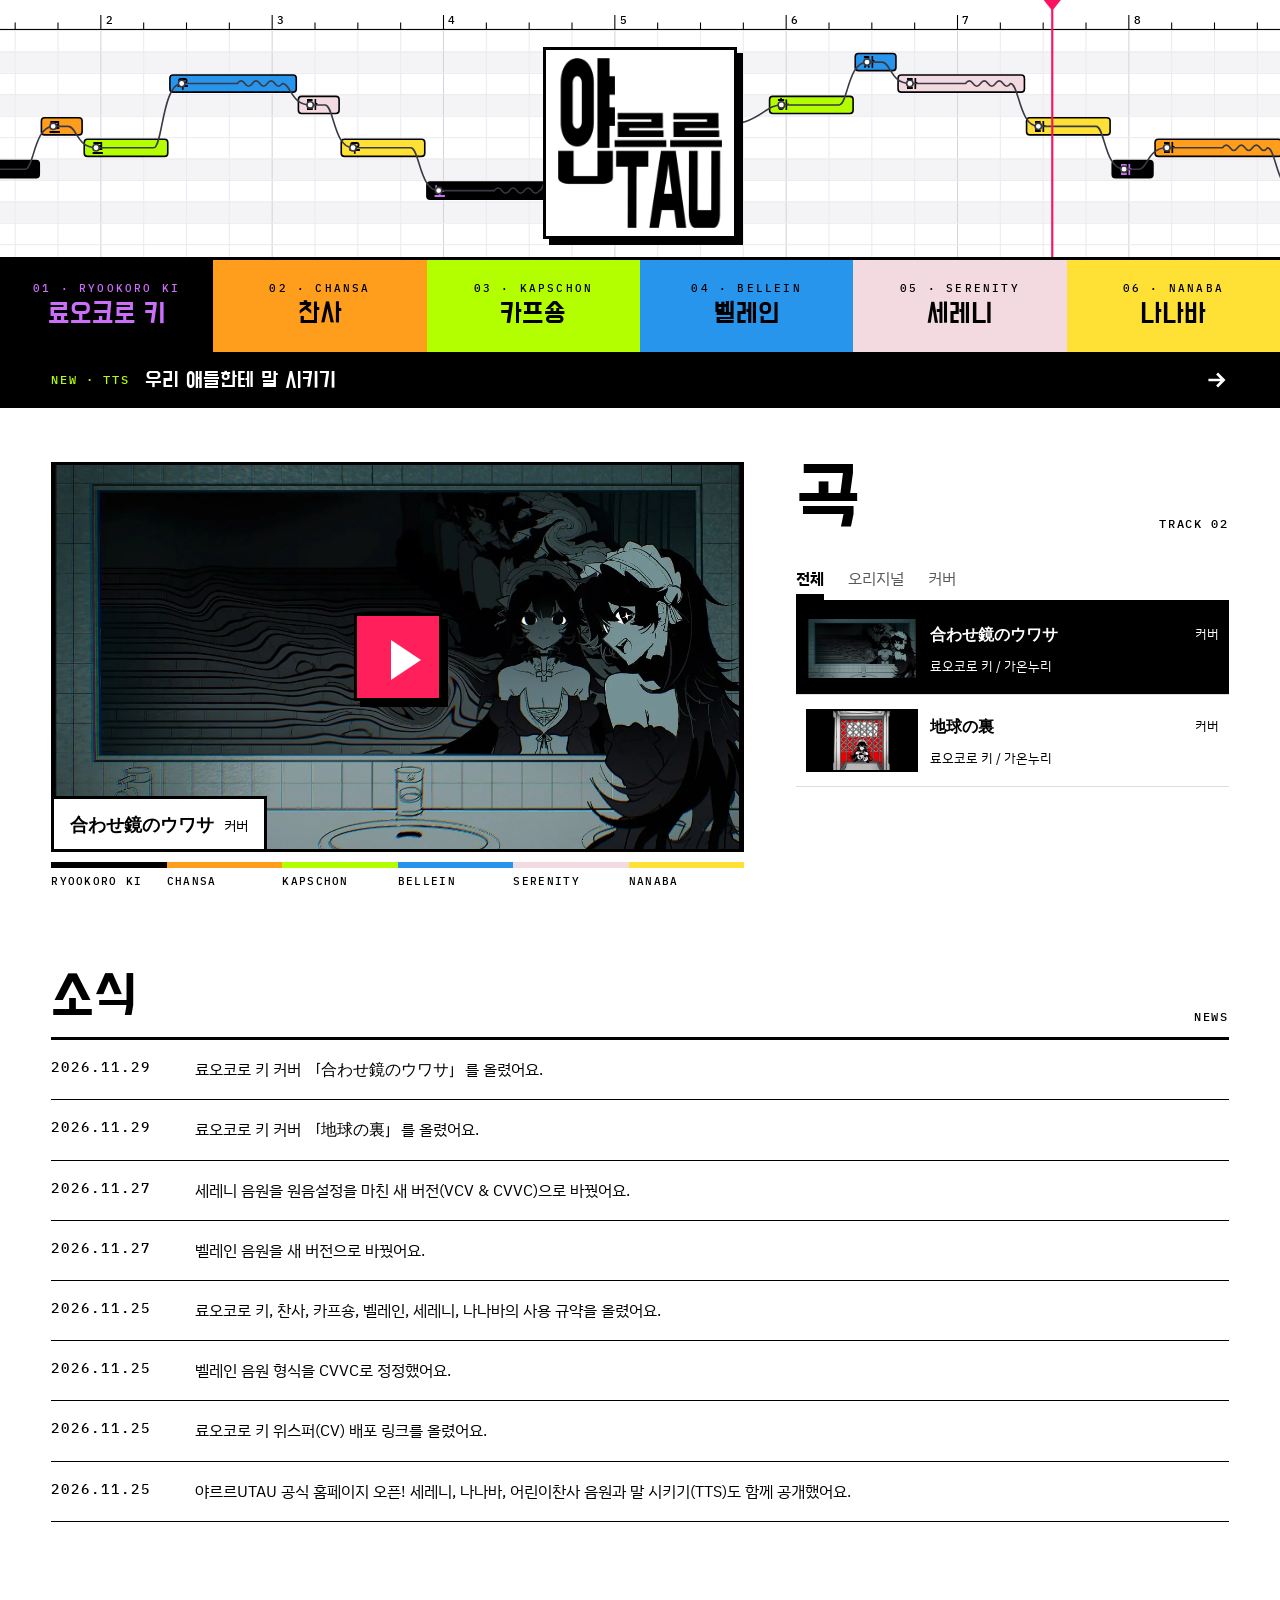
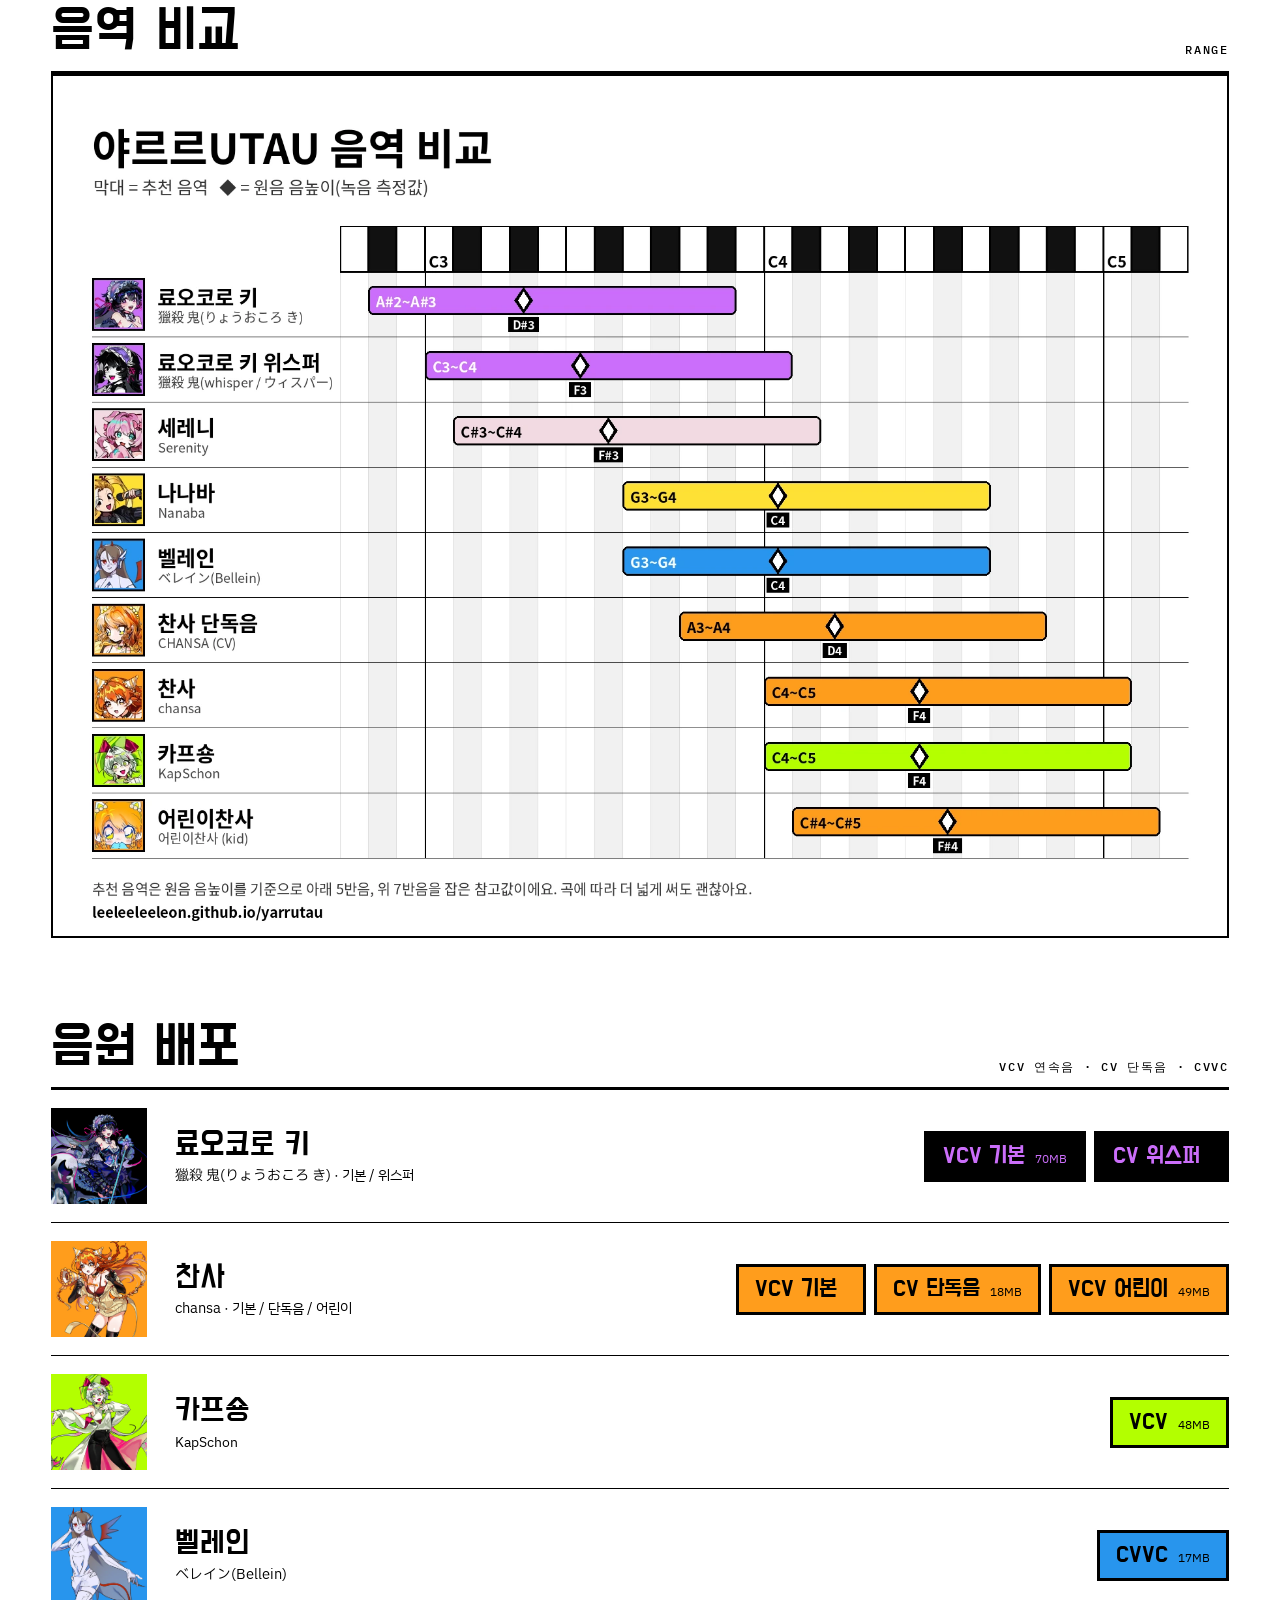
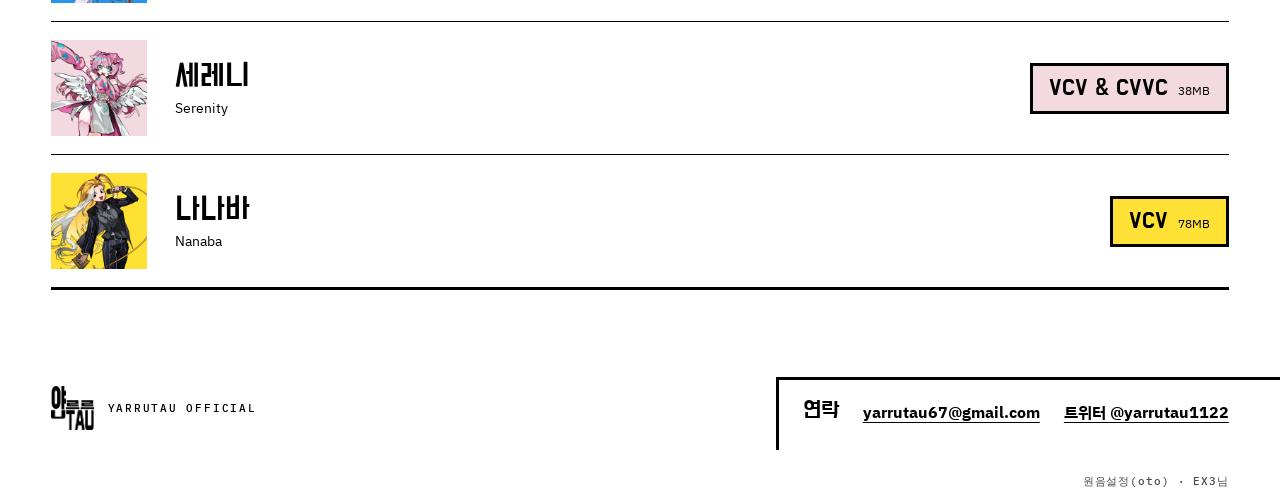
<file: index.html>
<!doctype html><html><head><meta charset=utf8><meta name=viewport content="width=device-width,initial-scale=1"><style>:root{color-scheme:light}body{margin:0;padding:0;font:14px -apple-system,BlinkMacSystemFont,sans-serif;background:#fff;color:#000}img{max-width:100%}[hidden]:not([hidden=until-found i]){display:none!important}</style></head><body>
<!doctype html>
<html lang="ko">
<head>
  <meta charset="utf-8">
  <meta name="viewport" content="width=device-width, initial-scale=1">
  <title>야르르UTAU 공식 홈페이지</title>
  <meta name="description" content="료오코로 키, 찬사, 카프숑, 벨레인, 세레니, 나나바. 야르르UTAU 음원 배포 공식 홈페이지">
  <meta property="og:type" content="website">
  <meta property="og:site_name" content="야르르UTAU">
  <meta property="og:title" content="야르르UTAU 공식 홈페이지">
  <meta property="og:description" content="료오코로 키, 찬사, 카프숑, 벨레인, 세레니, 나나바. 야르르UTAU 음원 배포 공식 홈페이지">
  <meta property="og:url" content="https://leeleeleeleon.github.io/yarrutau/">
  <meta property="og:image" content="https://leeleeleeleon.github.io/yarrutau/assets/img/og.jpg">
  <meta property="og:image:width" content="1200">
  <meta property="og:image:height" content="630">
  <meta name="twitter:card" content="summary_large_image">
  <meta name="twitter:site" content="@yarrutau1122">
  <link rel="icon" href="assets/img/favicon.png">
  <link rel="preconnect" href="https://fonts.googleapis.com">
  <link rel="preconnect" href="https://fonts.gstatic.com" crossorigin>
  <link rel="stylesheet" href="https://fonts.googleapis.com/css2?family=Do+Hyeon&family=IBM+Plex+Sans+JP&family=IBM+Plex+Sans+KR:wght@400;700&display=swap">
  <link rel="stylesheet" href="assets/css/style.css?v=202611290052">
</head>
<body data-page="home">
  <div id="app"><noscript>이 사이트를 보려면 자바스크립트를 켜 주세요.</noscript></div>
  <script src="assets/js/data.js?v=202611290052"></script>
  <script src="assets/js/app.js?v=202611290052"></script>
</body>
</html>

</body></html>
</file>
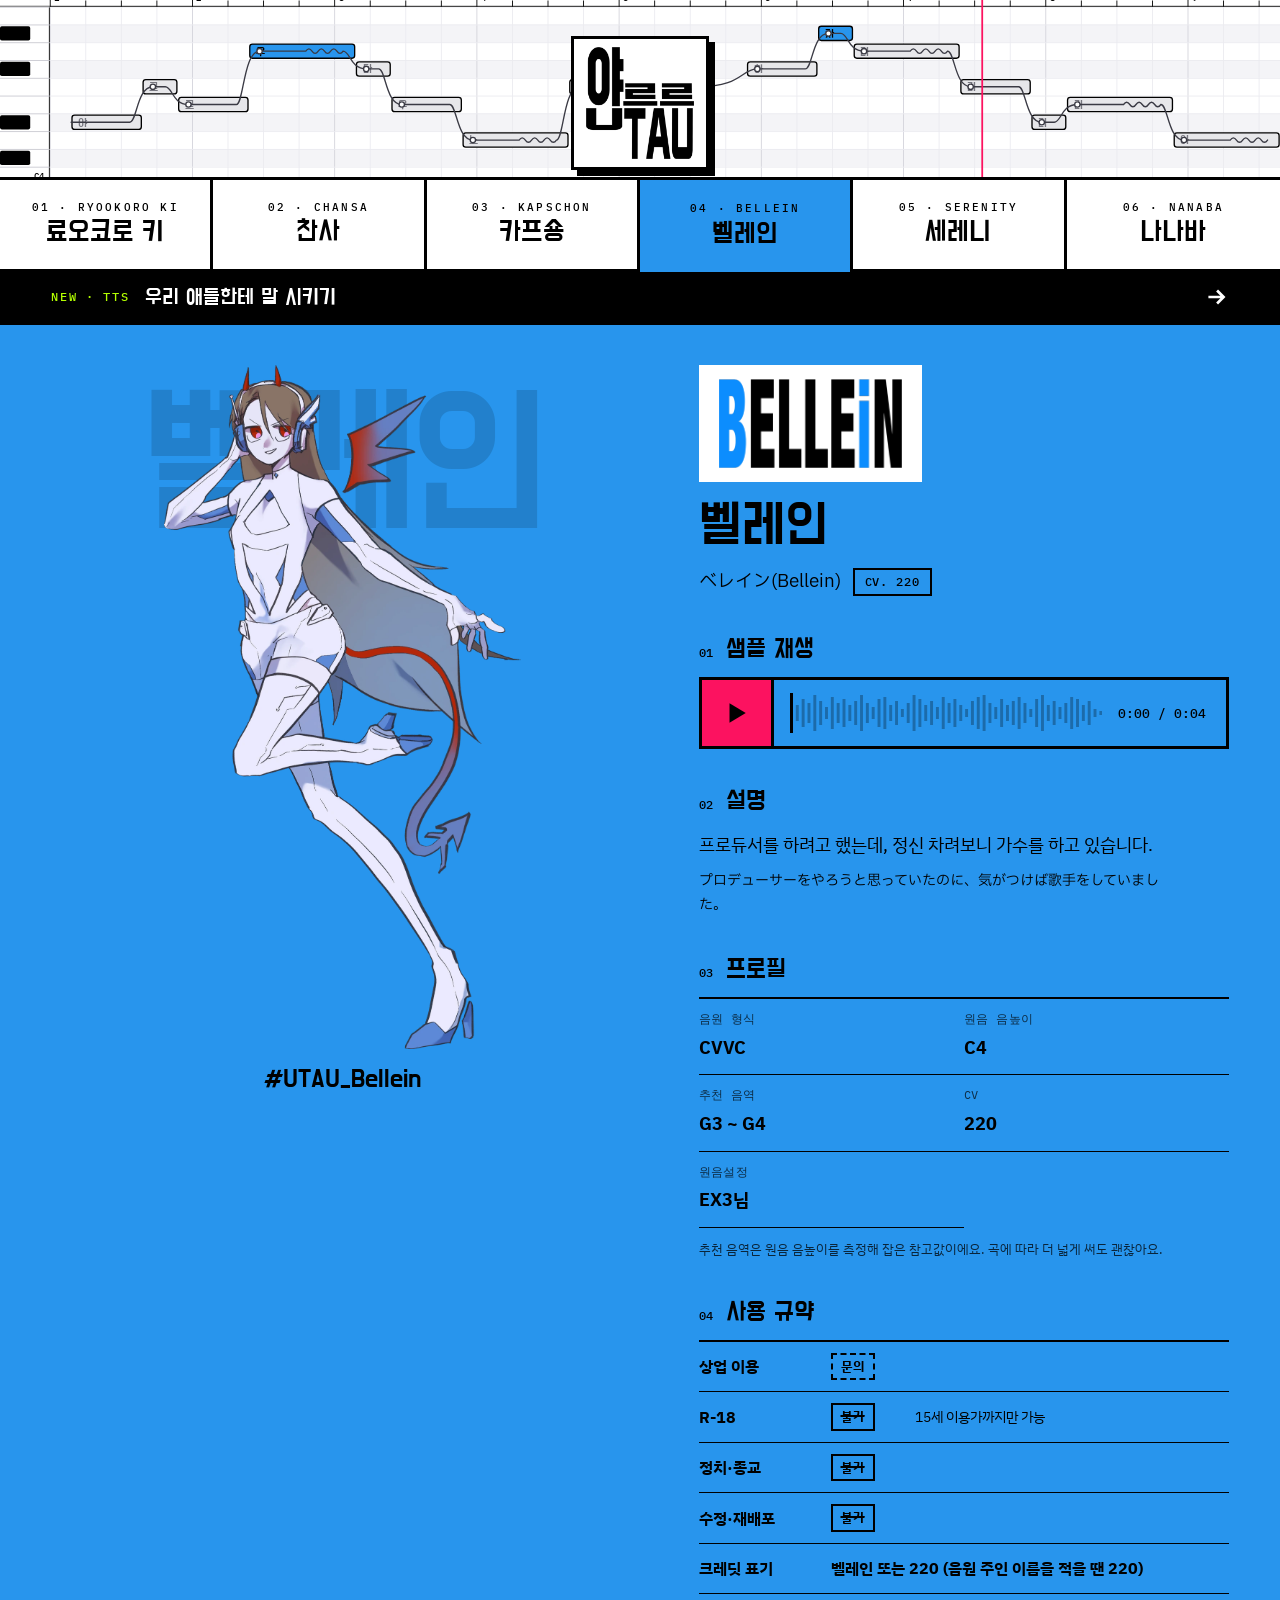
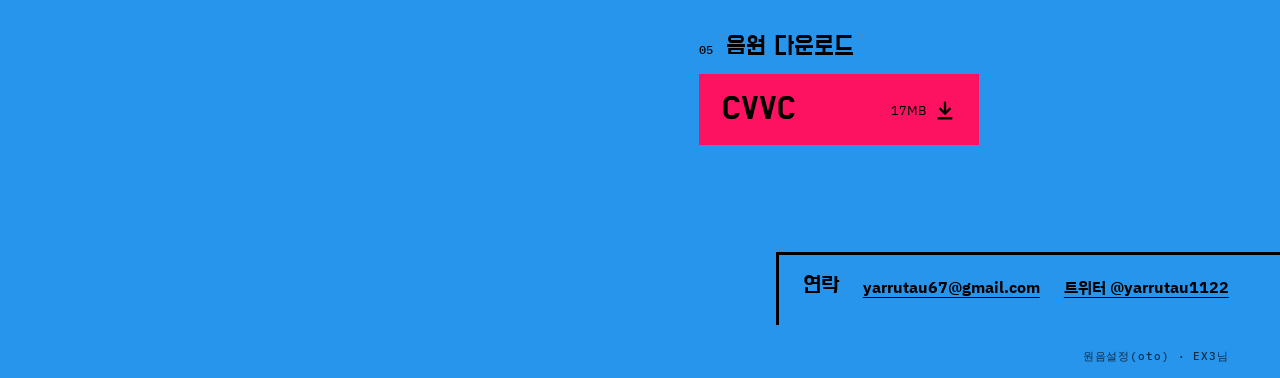
<file: bellein.html>
<!doctype html>
<html lang="ko">
<head>
  <meta charset="utf-8">
  <meta name="viewport" content="width=device-width, initial-scale=1">
  <title>벨레인 | 야르르UTAU</title>
  <meta name="description" content="UTAU 음원 벨레인 소개와 다운로드">
  <meta property="og:type" content="website">
  <meta property="og:site_name" content="야르르UTAU">
  <meta property="og:title" content="벨레인 | 야르르UTAU">
  <meta property="og:description" content="UTAU 음원 벨레인 소개와 다운로드">
  <meta property="og:url" content="https://leeleeleeleon.github.io/yarrutau/bellein.html">
  <meta property="og:image" content="https://leeleeleeleon.github.io/yarrutau/assets/img/og.jpg">
  <meta property="og:image:width" content="1200">
  <meta property="og:image:height" content="630">
  <meta name="twitter:card" content="summary_large_image">
  <meta name="twitter:site" content="@yarrutau1122">
  <link rel="icon" href="assets/img/favicon.png">
  <link rel="preconnect" href="https://fonts.googleapis.com">
  <link rel="preconnect" href="https://fonts.gstatic.com" crossorigin>
  <link rel="stylesheet" href="https://fonts.googleapis.com/css2?family=Do+Hyeon&family=IBM+Plex+Sans+JP&family=IBM+Plex+Sans+KR:wght@400;700&display=swap">
  <link rel="stylesheet" href="assets/css/style.css?v=202611290052">
</head>
<body data-page="bellein">
  <div id="app"><noscript>이 사이트를 보려면 자바스크립트를 켜 주세요.</noscript></div>
  <script src="assets/js/data.js?v=202611290052"></script>
  <script src="assets/js/app.js?v=202611290052"></script>
</body>
</html>
</file>
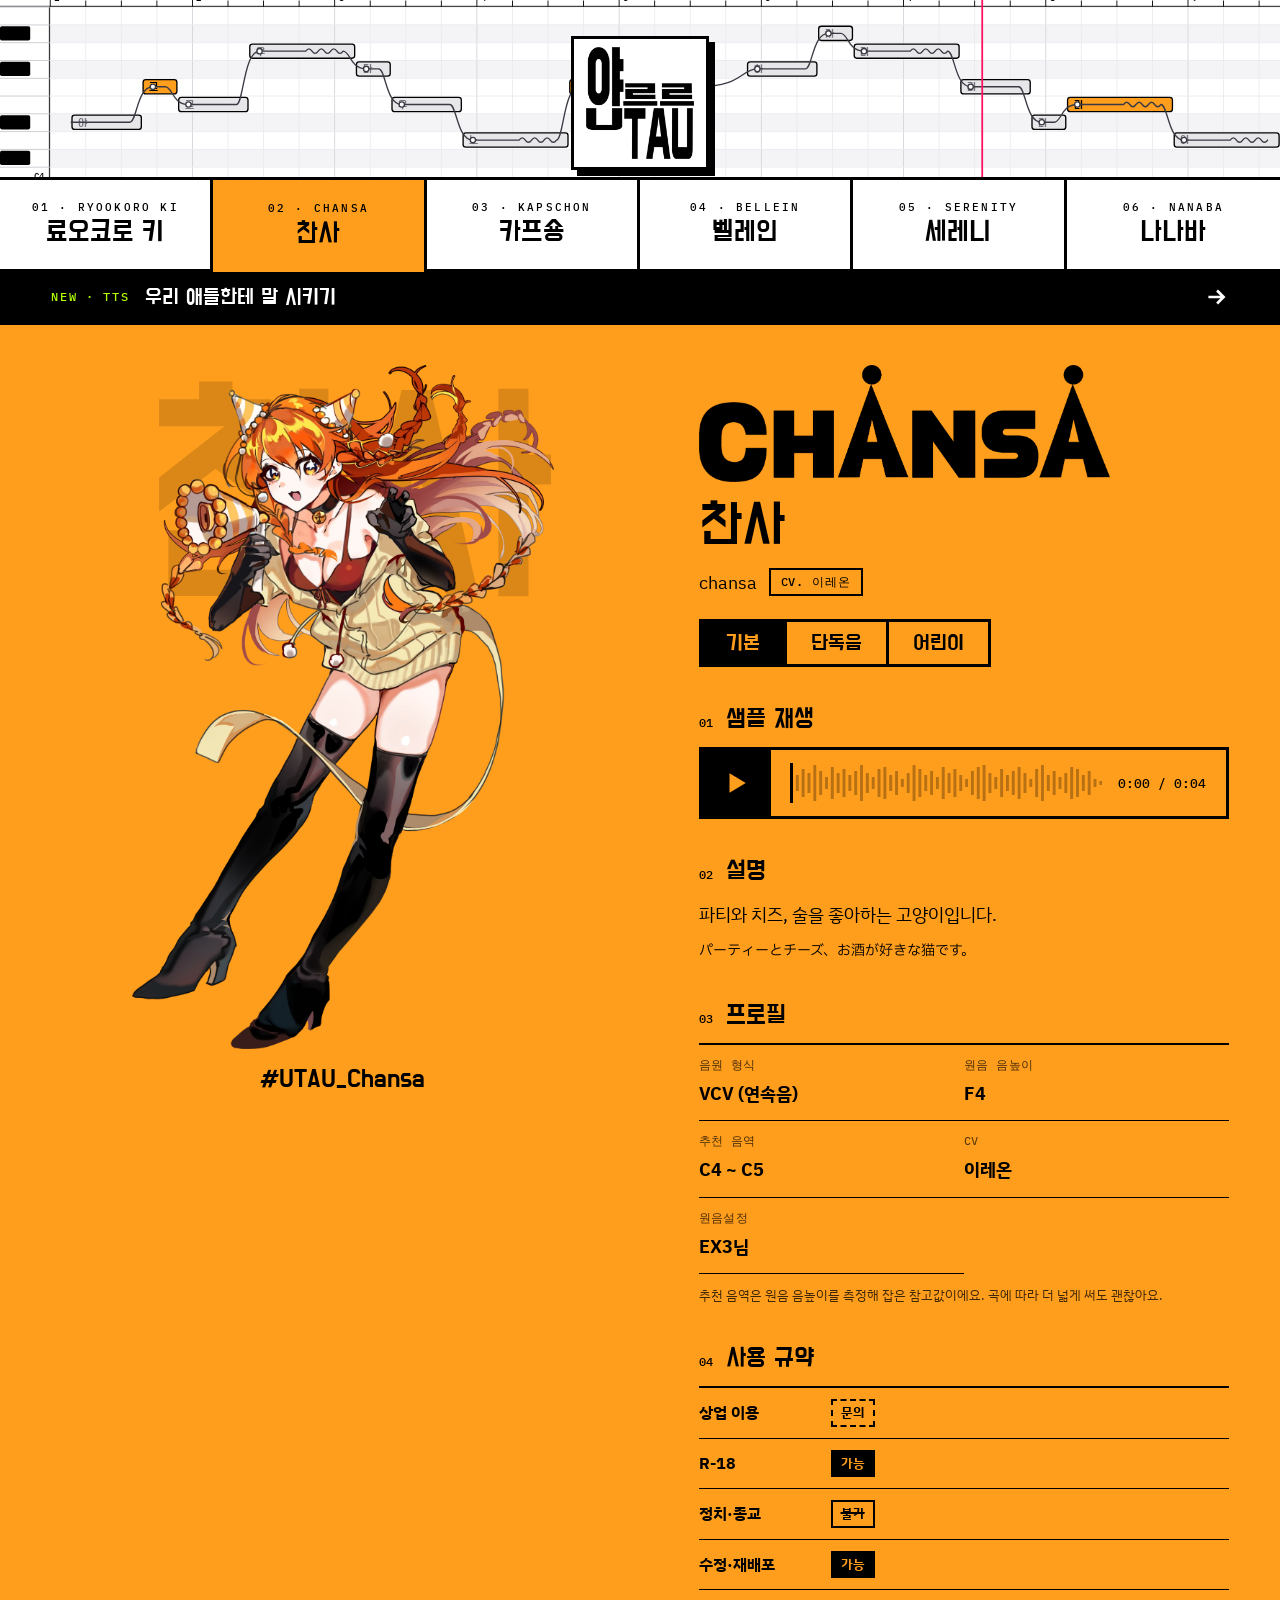
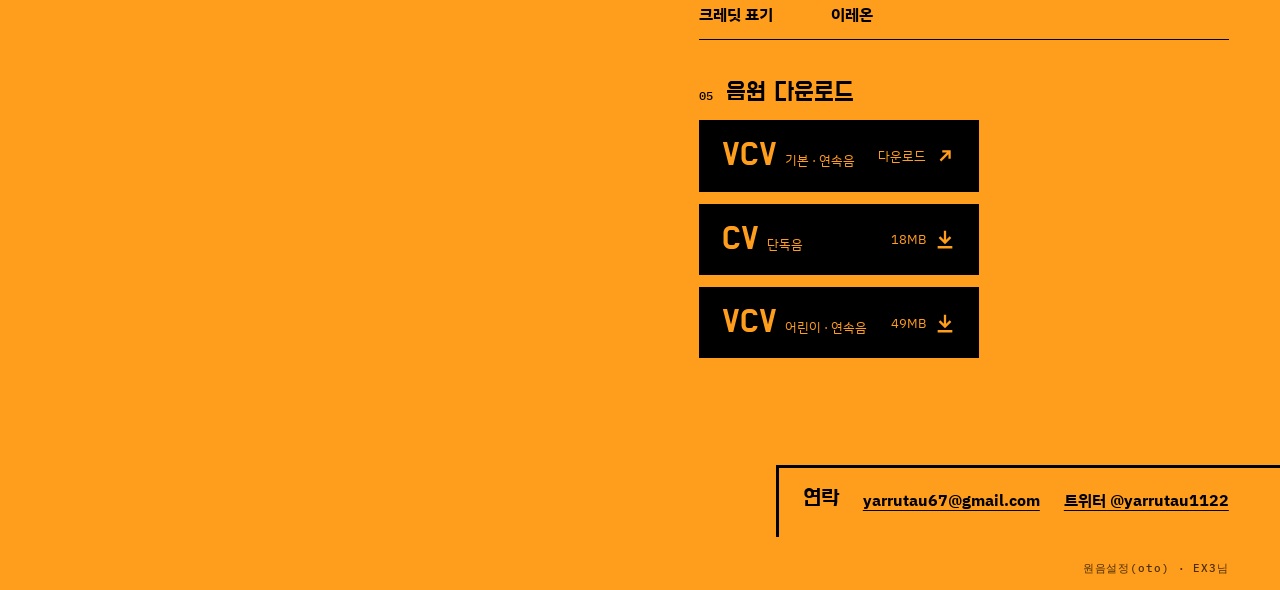
<file: chansa.html>
<!doctype html>
<html lang="ko">
<head>
  <meta charset="utf-8">
  <meta name="viewport" content="width=device-width, initial-scale=1">
  <title>찬사 | 야르르UTAU</title>
  <meta name="description" content="UTAU 음원 찬사 소개와 다운로드">
  <meta property="og:type" content="website">
  <meta property="og:site_name" content="야르르UTAU">
  <meta property="og:title" content="찬사 | 야르르UTAU">
  <meta property="og:description" content="UTAU 음원 찬사 소개와 다운로드">
  <meta property="og:url" content="https://leeleeleeleon.github.io/yarrutau/chansa.html">
  <meta property="og:image" content="https://leeleeleeleon.github.io/yarrutau/assets/img/og.jpg">
  <meta property="og:image:width" content="1200">
  <meta property="og:image:height" content="630">
  <meta name="twitter:card" content="summary_large_image">
  <meta name="twitter:site" content="@yarrutau1122">
  <link rel="icon" href="assets/img/favicon.png">
  <link rel="preconnect" href="https://fonts.googleapis.com">
  <link rel="preconnect" href="https://fonts.gstatic.com" crossorigin>
  <link rel="stylesheet" href="https://fonts.googleapis.com/css2?family=Do+Hyeon&family=IBM+Plex+Sans+JP&family=IBM+Plex+Sans+KR:wght@400;700&display=swap">
  <link rel="stylesheet" href="assets/css/style.css?v=202611290052">
</head>
<body data-page="chansa">
  <div id="app"><noscript>이 사이트를 보려면 자바스크립트를 켜 주세요.</noscript></div>
  <script src="assets/js/data.js?v=202611290052"></script>
  <script src="assets/js/app.js?v=202611290052"></script>
</body>
</html>
</file>
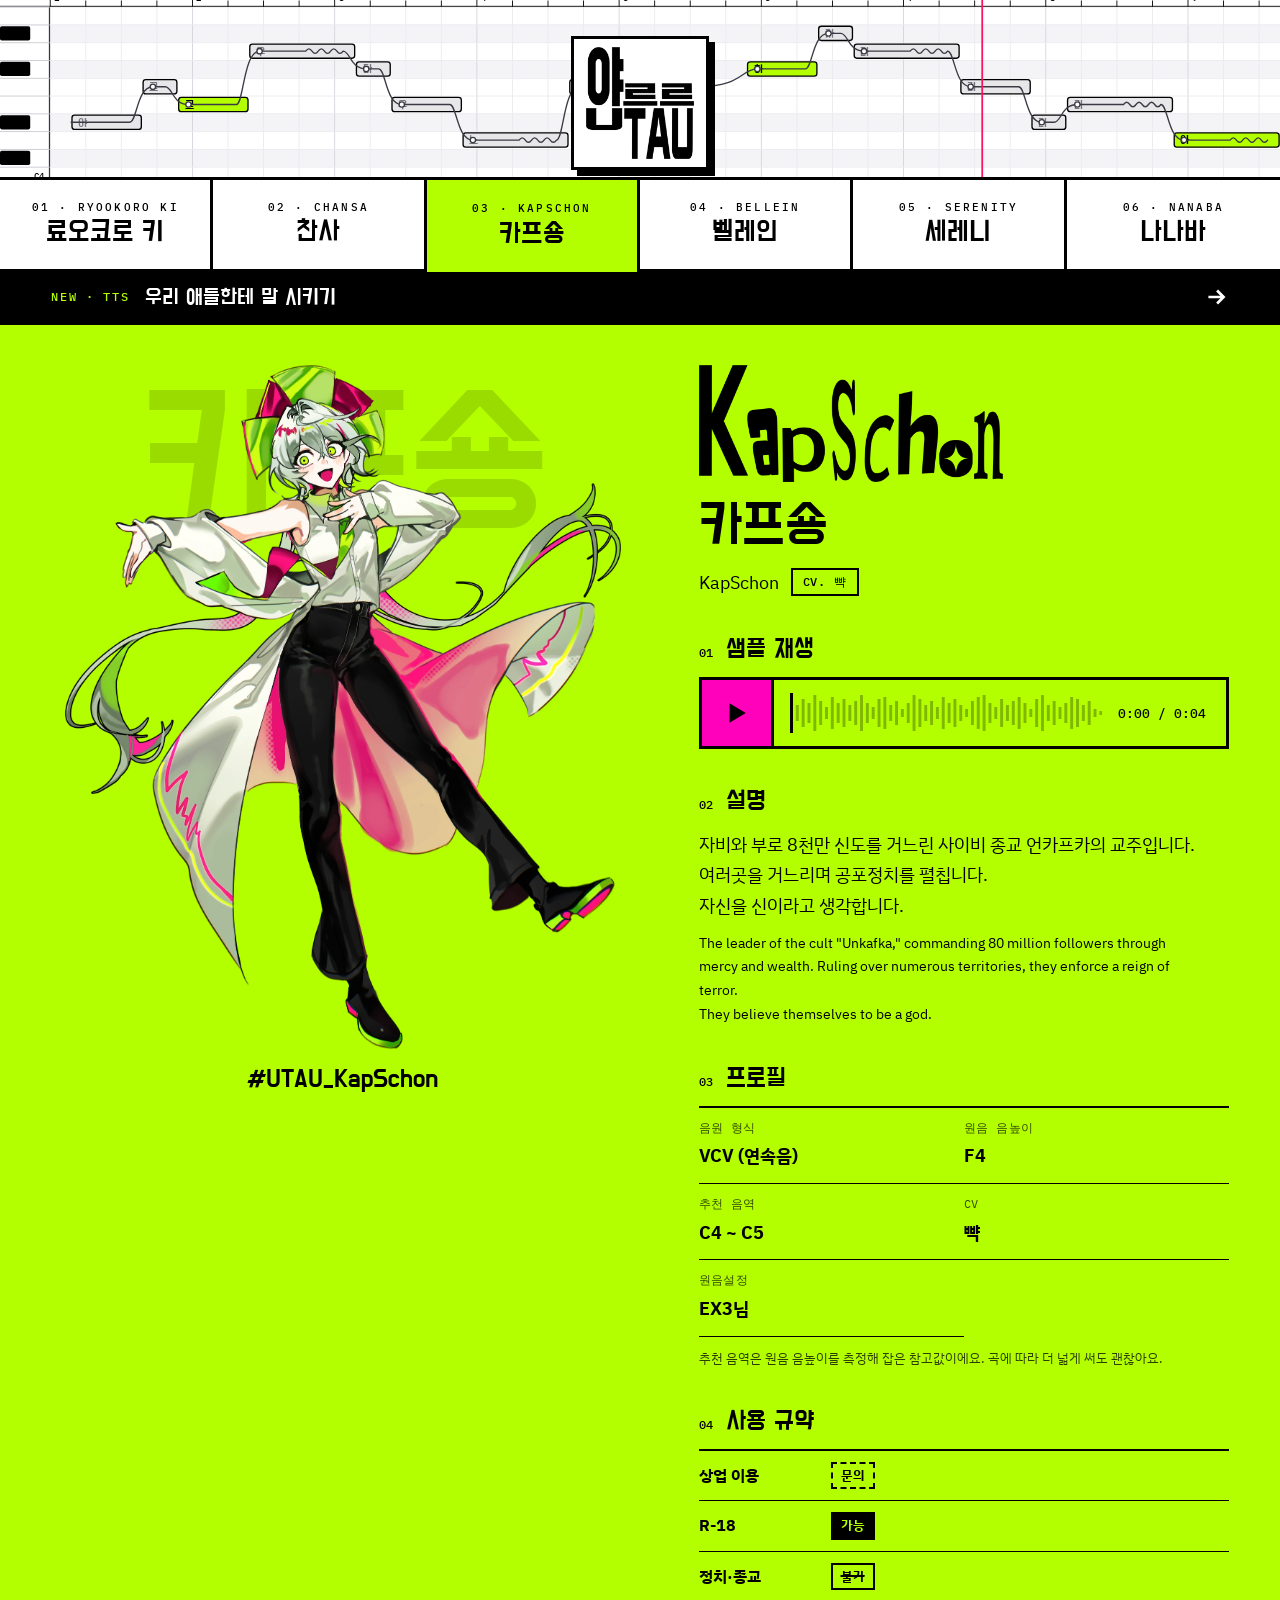
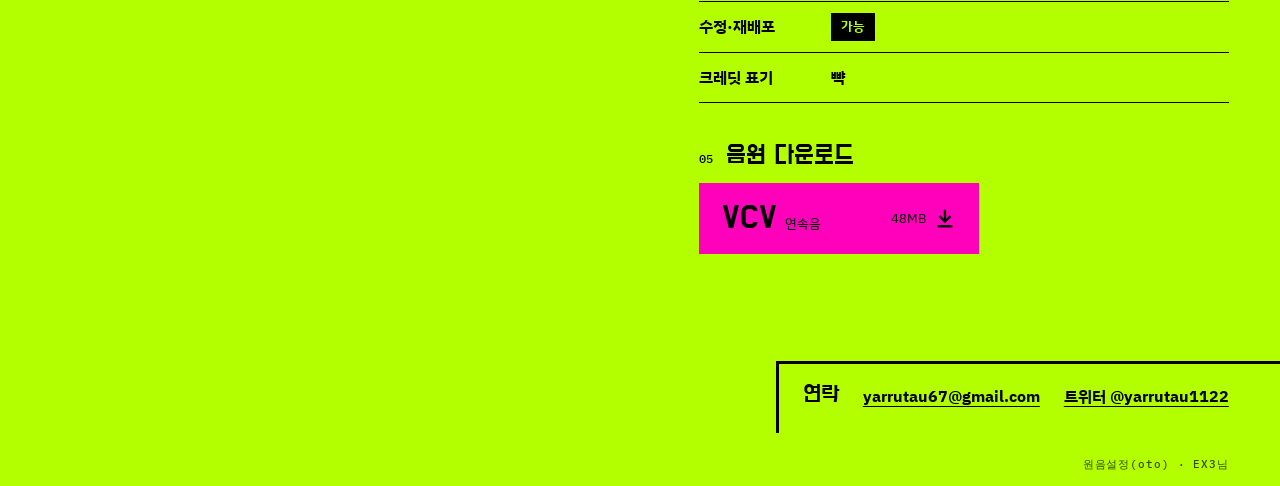
<file: kapshong.html>
<!doctype html>
<html lang="ko">
<head>
  <meta charset="utf-8">
  <meta name="viewport" content="width=device-width, initial-scale=1">
  <title>카프숑 | 야르르UTAU</title>
  <meta name="description" content="UTAU 음원 카프숑 소개와 다운로드">
  <meta property="og:type" content="website">
  <meta property="og:site_name" content="야르르UTAU">
  <meta property="og:title" content="카프숑 | 야르르UTAU">
  <meta property="og:description" content="UTAU 음원 카프숑 소개와 다운로드">
  <meta property="og:url" content="https://leeleeleeleon.github.io/yarrutau/kapshong.html">
  <meta property="og:image" content="https://leeleeleeleon.github.io/yarrutau/assets/img/og.jpg">
  <meta property="og:image:width" content="1200">
  <meta property="og:image:height" content="630">
  <meta name="twitter:card" content="summary_large_image">
  <meta name="twitter:site" content="@yarrutau1122">
  <link rel="icon" href="assets/img/favicon.png">
  <link rel="preconnect" href="https://fonts.googleapis.com">
  <link rel="preconnect" href="https://fonts.gstatic.com" crossorigin>
  <link rel="stylesheet" href="https://fonts.googleapis.com/css2?family=Do+Hyeon&family=IBM+Plex+Sans+JP&family=IBM+Plex+Sans+KR:wght@400;700&display=swap">
  <link rel="stylesheet" href="assets/css/style.css?v=202611290052">
</head>
<body data-page="kapshong">
  <div id="app"><noscript>이 사이트를 보려면 자바스크립트를 켜 주세요.</noscript></div>
  <script src="assets/js/data.js?v=202611290052"></script>
  <script src="assets/js/app.js?v=202611290052"></script>
</body>
</html>
</file>
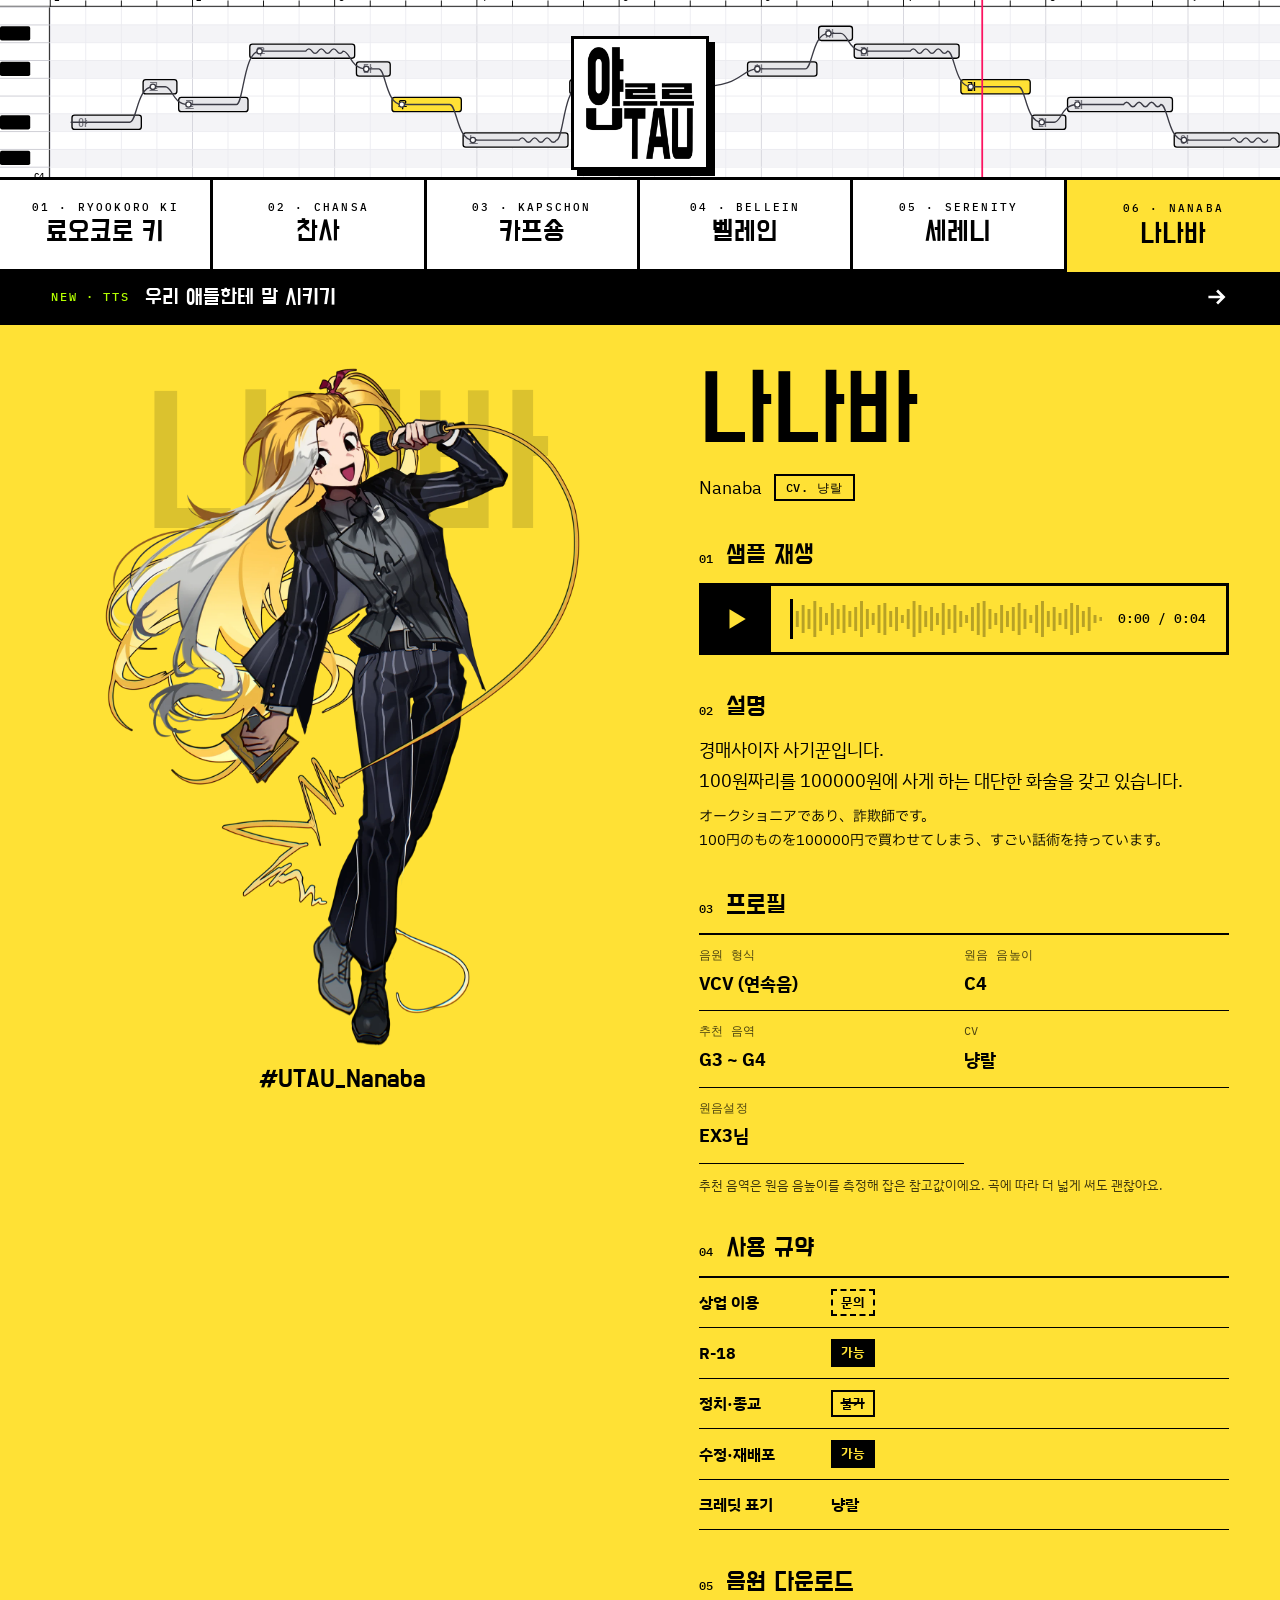
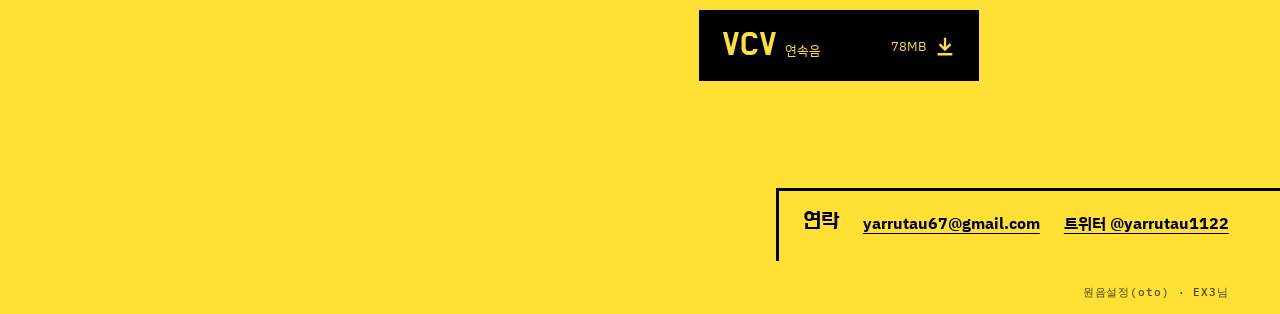
<file: nanaba.html>
<!doctype html>
<html lang="ko">
<head>
  <meta charset="utf-8">
  <meta name="viewport" content="width=device-width, initial-scale=1">
  <title>나나바 | 야르르UTAU</title>
  <meta name="description" content="UTAU 음원 나나바 소개와 다운로드">
  <meta property="og:type" content="website">
  <meta property="og:site_name" content="야르르UTAU">
  <meta property="og:title" content="나나바 | 야르르UTAU">
  <meta property="og:description" content="UTAU 음원 나나바 소개와 다운로드">
  <meta property="og:url" content="https://leeleeleeleon.github.io/yarrutau/nanaba.html">
  <meta property="og:image" content="https://leeleeleeleon.github.io/yarrutau/assets/img/og.jpg">
  <meta property="og:image:width" content="1200">
  <meta property="og:image:height" content="630">
  <meta name="twitter:card" content="summary_large_image">
  <meta name="twitter:site" content="@yarrutau1122">
  <link rel="icon" href="assets/img/favicon.png">
  <link rel="preconnect" href="https://fonts.googleapis.com">
  <link rel="preconnect" href="https://fonts.gstatic.com" crossorigin>
  <link rel="stylesheet" href="https://fonts.googleapis.com/css2?family=Do+Hyeon&family=IBM+Plex+Sans+JP&family=IBM+Plex+Sans+KR:wght@400;700&display=swap">
  <link rel="stylesheet" href="assets/css/style.css?v=202611290052">
</head>
<body data-page="nanaba">
  <div id="app"><noscript>이 사이트를 보려면 자바스크립트를 켜 주세요.</noscript></div>
  <script src="assets/js/data.js?v=202611290052"></script>
  <script src="assets/js/app.js?v=202611290052"></script>
</body>
</html>
</file>
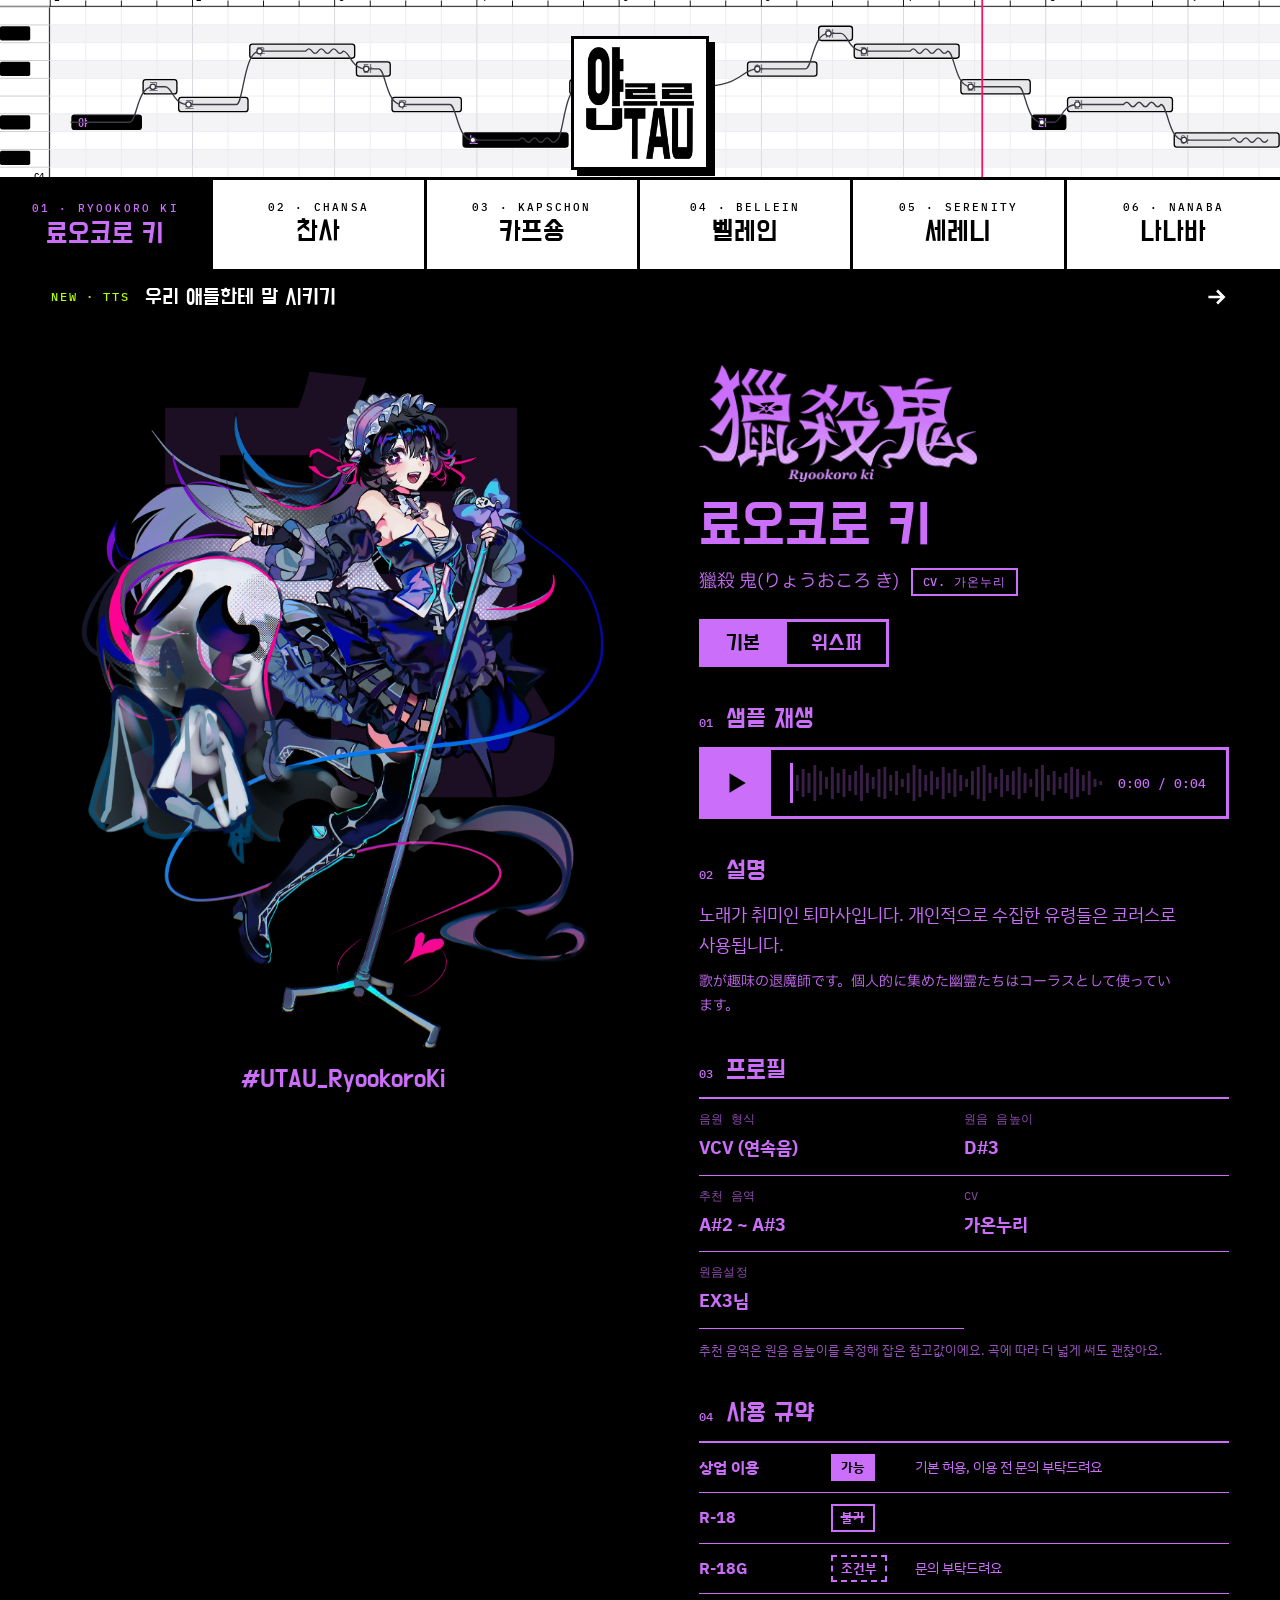
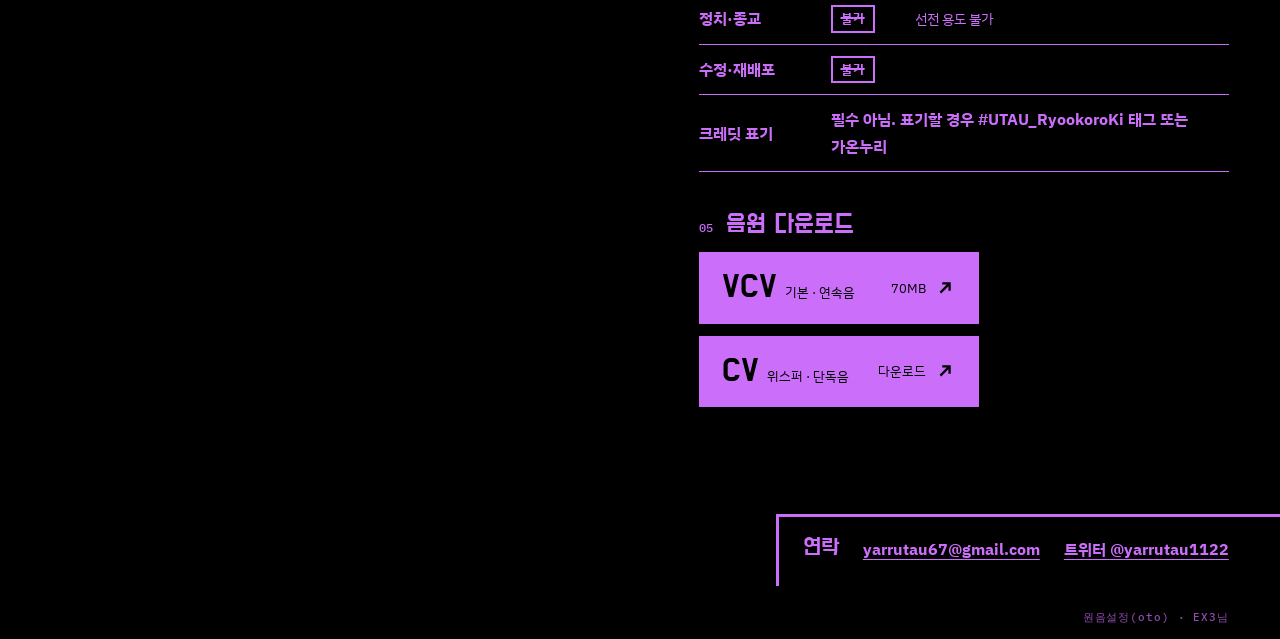
<file: ryookoro-ki.html>
<!doctype html>
<html lang="ko">
<head>
  <meta charset="utf-8">
  <meta name="viewport" content="width=device-width, initial-scale=1">
  <title>료오코로 키 | 야르르UTAU</title>
  <meta name="description" content="UTAU 음원 료오코로 키 소개와 다운로드">
  <meta property="og:type" content="website">
  <meta property="og:site_name" content="야르르UTAU">
  <meta property="og:title" content="료오코로 키 | 야르르UTAU">
  <meta property="og:description" content="UTAU 음원 료오코로 키 소개와 다운로드">
  <meta property="og:url" content="https://leeleeleeleon.github.io/yarrutau/ryookoro-ki.html">
  <meta property="og:image" content="https://leeleeleeleon.github.io/yarrutau/assets/img/og.jpg">
  <meta property="og:image:width" content="1200">
  <meta property="og:image:height" content="630">
  <meta name="twitter:card" content="summary_large_image">
  <meta name="twitter:site" content="@yarrutau1122">
  <link rel="icon" href="assets/img/favicon.png">
  <link rel="preconnect" href="https://fonts.googleapis.com">
  <link rel="preconnect" href="https://fonts.gstatic.com" crossorigin>
  <link rel="stylesheet" href="https://fonts.googleapis.com/css2?family=Do+Hyeon&family=IBM+Plex+Sans+JP&family=IBM+Plex+Sans+KR:wght@400;700&display=swap">
  <link rel="stylesheet" href="assets/css/style.css?v=202611290052">
</head>
<body data-page="ryookoro-ki">
  <div id="app"><noscript>이 사이트를 보려면 자바스크립트를 켜 주세요.</noscript></div>
  <script src="assets/js/data.js?v=202611290052"></script>
  <script src="assets/js/app.js?v=202611290052"></script>
</body>
</html>
</file>
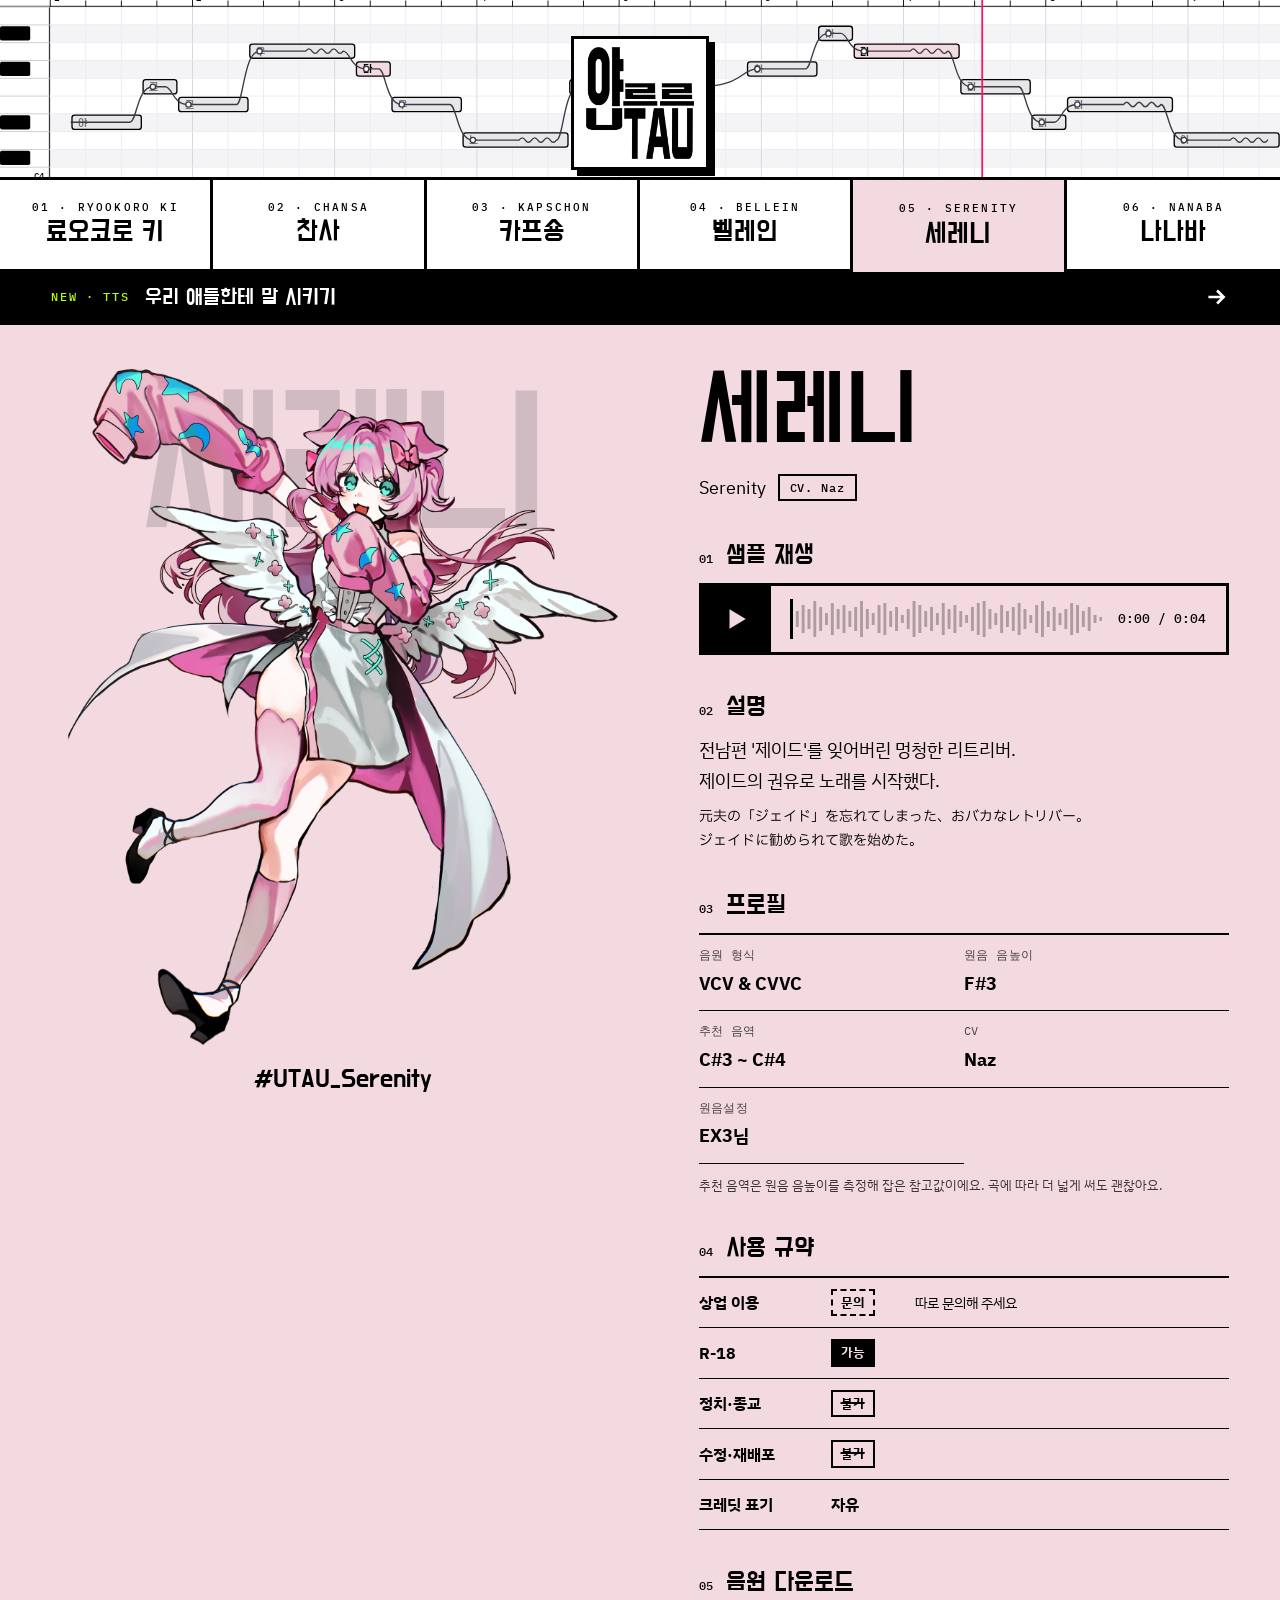
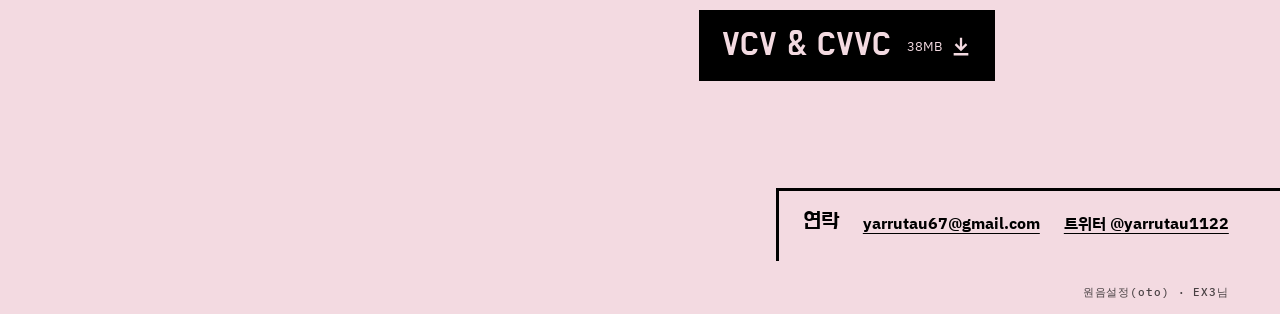
<file: sereni.html>
<!doctype html>
<html lang="ko">
<head>
  <meta charset="utf-8">
  <meta name="viewport" content="width=device-width, initial-scale=1">
  <title>세레니 | 야르르UTAU</title>
  <meta name="description" content="UTAU 음원 세레니 소개와 다운로드">
  <meta property="og:type" content="website">
  <meta property="og:site_name" content="야르르UTAU">
  <meta property="og:title" content="세레니 | 야르르UTAU">
  <meta property="og:description" content="UTAU 음원 세레니 소개와 다운로드">
  <meta property="og:url" content="https://leeleeleeleon.github.io/yarrutau/sereni.html">
  <meta property="og:image" content="https://leeleeleeleon.github.io/yarrutau/assets/img/og.jpg">
  <meta property="og:image:width" content="1200">
  <meta property="og:image:height" content="630">
  <meta name="twitter:card" content="summary_large_image">
  <meta name="twitter:site" content="@yarrutau1122">
  <link rel="icon" href="assets/img/favicon.png">
  <link rel="preconnect" href="https://fonts.googleapis.com">
  <link rel="preconnect" href="https://fonts.gstatic.com" crossorigin>
  <link rel="stylesheet" href="https://fonts.googleapis.com/css2?family=Do+Hyeon&family=IBM+Plex+Sans+JP&family=IBM+Plex+Sans+KR:wght@400;700&display=swap">
  <link rel="stylesheet" href="assets/css/style.css?v=202611290052">
</head>
<body data-page="sereni">
  <div id="app"><noscript>이 사이트를 보려면 자바스크립트를 켜 주세요.</noscript></div>
  <script src="assets/js/data.js?v=202611290052"></script>
  <script src="assets/js/app.js?v=202611290052"></script>
</body>
</html>
</file>
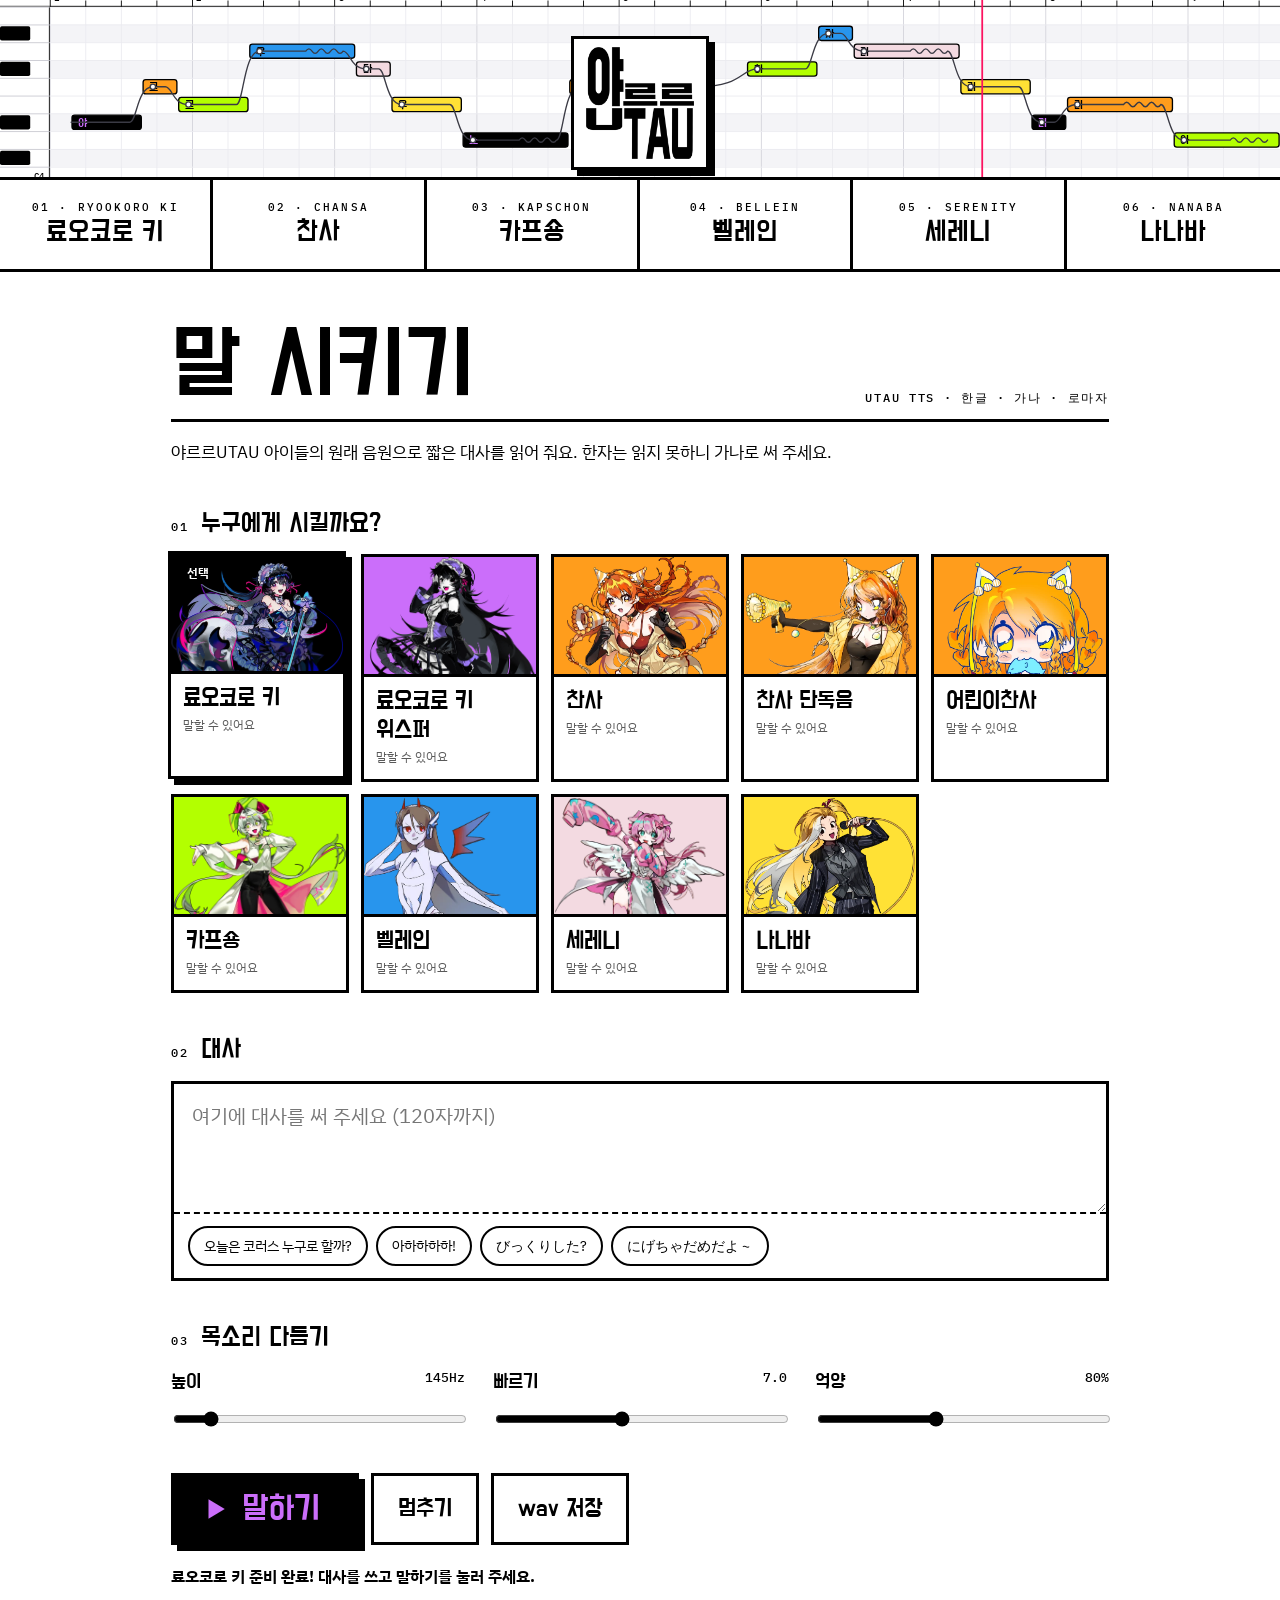
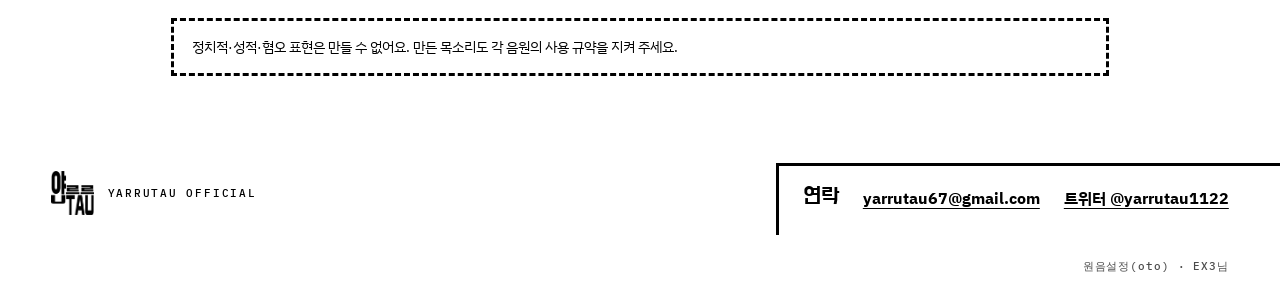
<file: talk.html>
<!doctype html>
<html lang="ko">
<head>
  <meta charset="utf-8">
  <meta name="viewport" content="width=device-width, initial-scale=1">
  <title>말 시키기 · 야르르UTAU</title>
  <meta name="description" content="야르르UTAU 아이들의 음원으로 짧은 대사를 읽어 주는 TTS">
  <meta property="og:type" content="website">
  <meta property="og:site_name" content="야르르UTAU">
  <meta property="og:title" content="말 시키기 · 야르르UTAU">
  <meta property="og:description" content="야르르UTAU 아이들의 음원으로 짧은 대사를 읽어 주는 TTS">
  <meta property="og:url" content="https://leeleeleeleon.github.io/yarrutau/talk.html">
  <meta property="og:image" content="https://leeleeleeleon.github.io/yarrutau/assets/img/og.jpg">
  <meta property="og:image:width" content="1200">
  <meta property="og:image:height" content="630">
  <meta name="twitter:card" content="summary_large_image">
  <meta name="twitter:site" content="@yarrutau1122">
  <link rel="icon" href="assets/img/favicon.png">
  <link rel="preconnect" href="https://fonts.googleapis.com">
  <link rel="preconnect" href="https://fonts.gstatic.com" crossorigin>
  <link rel="stylesheet" href="https://fonts.googleapis.com/css2?family=Do+Hyeon&family=IBM+Plex+Sans+JP&family=IBM+Plex+Sans+KR:wght@400;700&display=swap">
  <link rel="stylesheet" href="assets/css/style.css?v=202611290052">
</head>
<body data-page="talk">
  <div id="app"><noscript>이 사이트를 보려면 자바스크립트를 켜 주세요.</noscript></div>
  <script src="assets/js/data.js?v=202611290052"></script>
  <script src="assets/js/app.js?v=202611290052"></script>
  <script src="assets/js/talk.js?v=202611290052"></script>
</body>
</html>
</file>
<file: assets/css/style.css>
@import url('https://fonts.googleapis.com/css2?family=IBM+Plex+Mono:wght@500&display=swap');

:root {
  --paper: #fff;
  --display: 'Do Hyeon', sans-serif;
  --text: 'IBM Plex Sans KR', sans-serif;
  --mono: 'IBM Plex Mono', monospace;
  --gutter: clamp(18px, 4vw, 64px);
}

* { box-sizing: border-box; }

body {
  --bg: #fff;
  --ink: #000;
  --accent: #000;
  --on-accent: #fff;
  margin: 0;
  background: var(--bg);
  color: var(--ink);
  font: 400 16px/1.7 var(--text);
  word-break: keep-all;
  overflow-wrap: anywhere;
}

#app { min-height: 100vh; display: flex; flex-direction: column; }
img { display: block; max-width: 100%; }
a { color: inherit; }
button { font: inherit; color: inherit; cursor: pointer; }
button:disabled { cursor: default; }
:focus-visible { outline: 3px solid currentColor; outline-offset: 3px; }
h1, h2, p { margin: 0; }
.sr-only { position: absolute; width: 1px; height: 1px; overflow: hidden; clip-path: inset(50%); }
.mono { font: 500 12px/1.4 var(--mono); letter-spacing: 0.14em; }

/* 상단: 피아노롤 */
.masthead {
  position: relative;
  height: 180px;
  display: flex;
  align-items: center;
  justify-content: center;
  padding-top: 28px;
  overflow: hidden;
  background: var(--paper);
  color: #000;
  border-bottom: 3px solid #000;
}
body[data-page='home'] .masthead { height: 260px; }
.roll { position: absolute; inset: 0; width: 100%; height: 100%; }
.roll-num { font: 500 10px var(--mono); fill: #000; }
.roll-lyric { font: 400 14px var(--display); }
.note { transition: transform .18s ease-out; }
.note.lift { transform: translateY(-8px); }
.brand {
  position: relative;
  display: block;
  padding: 8px 12px;
  background: #fff;
  border: 3px solid #000;
  box-shadow: 6px 6px 0 #000;
}
.brand img { width: auto; max-width: none; height: 112px; }
body[data-page='home'] .brand img { height: 170px; }

.tabs { display: grid; grid-template-columns: repeat(6, minmax(0, 1fr)); background: var(--paper); }
.tab.is-soon { cursor: default; }
.tab.is-soon .tab-name { opacity: .55; }
.tab {
  display: flex;
  flex-direction: column;
  justify-content: center;
  align-items: center;
  min-height: 92px;
  padding: 10px 8px;
  background: var(--bg);
  color: var(--ink);
  text-align: center;
  text-decoration: none;
}
.tab:focus-visible { outline-offset: -6px; }
.tab-num { font: 500 11px/1.4 var(--mono); letter-spacing: 0.2em; text-transform: uppercase; }
.tab-name { font: 400 clamp(22px, 2.2vw, 32px)/1.2 var(--display); }
body[data-page='home'] .tabs { border-bottom: 3px solid #000; }

/* 개인 페이지에서는 현재 탭만 배경색으로 이어진다 */
body:not([data-page='home']) .tab { border-right: 3px solid #000; }
body:not([data-page='home']) .tab:last-child { border-right: 0; }
body:not([data-page='home']) .tab:not([aria-current]) { border-bottom: 3px solid #000; }
body:not([data-page='home']) .tab:not([aria-current]):not(:hover):not(:focus-visible) {
  background: var(--paper);
  color: #000;
}

/* 메인 */
.home {
  flex: 1;
  width: 100%;
  max-width: 1440px;
  margin: 0 auto;
  padding: clamp(32px, 6vh, 64px) var(--gutter) 24px;
}
.home-top {
  display: grid;
  grid-template-columns: minmax(0, 1.6fr) minmax(0, 1fr);
  align-items: start;
  gap: clamp(28px, 4vw, 64px);
}
.screen { position: relative; width: 100%; aspect-ratio: 16 / 9; overflow: hidden; background: #f0f0f2; border: 3px solid #000; }
.screen iframe { position: absolute; inset: 0; width: 100%; height: 100%; border: 0; }
.screen-empty { position: absolute; inset: 0; }
.screen-empty p {
  position: absolute;
  z-index: 1;
  left: 0;
  bottom: 0;
  display: flex;
  align-items: center;
  gap: 14px;
  padding: 12px 24px 12px 20px;
  background: var(--paper);
  border-top: 3px solid #000;
  border-right: 3px solid #000;
  font: 400 clamp(18px, 2.4vw, 34px)/1.1 var(--display);
}
.dot { width: 12px; height: 12px; border-radius: 50%; background: #fc1260; box-shadow: 0 0 0 3px #000; }
.cast { position: absolute; inset: 0; display: flex; }
.cast div { flex: 1; min-width: 0; padding-top: 4%; border-right: 3px solid #000; }
.cast div:last-child { border-right: 0; }
.cast img { width: 100%; height: 100%; object-fit: cover; }
.cast .cast-soon { display: grid; place-items: center; padding-top: 0; }
.cast-soon span, .vb-thumb span { font: 400 clamp(40px, 6vw, 88px)/1 var(--display); color: rgba(0,0,0,.35); }
.vb.is-soon .vb-thumb { display: grid; place-items: center; }
.vb.is-soon .vb-title { opacity: .6; }
.lanes { display: grid; grid-template-columns: repeat(var(--n, 4), minmax(0, 1fr)); margin-top: 10px; font: 500 11px var(--mono); letter-spacing: 0.12em; }
.lanes span { padding-top: 6px; border-top: 6px solid; }

.songs-head { display: flex; align-items: flex-end; justify-content: space-between; }
.songs h2 { font: 400 clamp(64px, 6.6vw, 96px)/0.9 var(--display); }
.songs-head .mono { padding-bottom: 6px; }
.filters { display: flex; gap: 24px; margin-top: 18px; border-bottom: 3px solid; }
.filters button { min-height: 44px; padding: 8px 0; border: 0; background: none; color: #595959; }
.filters button[aria-pressed='true'] { color: #000; font-weight: 700; box-shadow: inset 0 -6px #000; }
.song-list { list-style: none; margin: 0; padding: 0; max-height: 420px; overflow-y: auto; }
.song {
  width: 100%;
  display: grid;
  grid-template-columns: minmax(0, 1fr) auto;
  gap: 0 12px;
  padding: 14px 10px;
  border: 0;
  border-bottom: 1px solid #ddd;
  background: none;
  text-align: left;
}
.song:focus-visible { outline-offset: -4px; }
.song.has-thumb { grid-template-columns: 112px minmax(0, 1fr) auto; align-items: center; }
.song-thumb { grid-row: 1 / span 2; width: 112px; aspect-ratio: 16 / 9; object-fit: cover; border: 2px solid #000; }
.song.has-thumb .song-who { grid-column: 2 / -1; }
.screen-thumb { position: absolute; inset: 0; display: block; padding: 0; border: 0; background: #000; color: #000; cursor: pointer; }
.screen-thumb img { width: 100%; height: 100%; object-fit: cover; display: block; transition: filter .2s; }
.screen-thumb:hover img, .screen-thumb:focus-visible img { filter: brightness(.8); }
.screen-play { position: absolute; left: 50%; top: 50%; width: 88px; height: 88px; transform: translate(-50%, -50%); background: #ff1f5a; border: 3px solid #000; box-shadow: 6px 6px 0 #000; }
.screen-play::after { content: ''; position: absolute; left: 34px; top: 24px; border-style: solid; border-width: 20px 0 20px 30px; border-color: transparent transparent transparent #fff; }
.screen-caption { position: absolute; left: 0; bottom: 0; display: flex; gap: 10px; align-items: baseline; padding: 10px 16px; background: #fff; border-top: 3px solid #000; border-right: 3px solid #000; font-size: 14px; text-align: left; }
.screen-caption b { font-size: 18px; }
.song[aria-pressed='true'] { background: #000; color: #fff; }
.song-title { font-weight: 700; }
.song-type, .song-who { font-size: 13px; }
.song-who { grid-column: 1 / -1; }
.song-empty {
  display: flex;
  flex-direction: column;
  gap: 12px;
  margin-top: 20px;
  padding: 28px 24px;
  border: 3px dashed #000;
  color: #595959;
  font-size: 14px;
}
.song-empty svg { width: 160px; fill: #e7e7ea; }
.song-empty-title { color: #000; font: 400 26px/1.2 var(--display); }

.voicebanks, .news, .range-chart { margin-top: clamp(56px, 9vh, 96px); }
.range-chart img { display: block; width: 100%; height: auto; border: 2px solid #000; }
.credit { flex-basis: 100%; margin: 0; padding: 0 var(--gutter) 14px; text-align: right; font: 500 11px var(--mono); letter-spacing: 0.08em; opacity: .7; }
.news-list { list-style: none; margin: 0; padding: 0; }
.news-list li {
  display: grid;
  grid-template-columns: 120px minmax(0, 1fr);
  gap: 24px;
  padding: 16px 0;
  border-bottom: 1px solid #000;
  font-size: 16px;
}
.news-list time { font-size: 14px; padding-top: 2px; }
.section-head {
  display: flex;
  flex-wrap: wrap;
  align-items: flex-end;
  justify-content: space-between;
  gap: 12px;
  padding-bottom: 12px;
  border-bottom: 3px solid #000;
}
.section-head h2 { font: 400 clamp(40px, 4.4vw, 56px)/1 var(--display); }
.vb {
  display: grid;
  grid-template-columns: 96px minmax(0, 1fr) auto;
  align-items: center;
  gap: 28px;
  padding: 18px 0;
  border-bottom: 1px solid #000;
  text-decoration: none;
}
.vb:last-child { border-bottom-width: 3px; }
.vb:hover .vb-title { text-decoration: underline; text-underline-offset: 6px; }
.vb-thumb { height: 96px; overflow: hidden; }
.vb-thumb img { width: 100%; height: 160px; object-fit: cover; }
.vb-title { font: 400 32px/1.2 var(--display); }
.vb-sub { font-size: 14px; }
.vb-sub:lang(ja) { font-family: 'IBM Plex Sans JP', var(--text); }
.vb-chips { display: flex; flex-wrap: wrap; justify-content: flex-end; gap: 8px; }
.chip {
  display: flex;
  align-items: baseline;
  gap: 10px;
  padding: 8px 16px;
  border: 3px solid #000;
  font: 400 24px/1.2 var(--display);
  white-space: nowrap;
}
.chip small { font: 400 12px var(--text); }
.chip.is-empty { border-style: dashed; }

/* 개인 페이지 */
.profile {
  flex: 1;
  width: 100%;
  max-width: 1360px;
  margin: 0 auto;
  display: grid;
  grid-template-columns: minmax(0, 1.1fr) minmax(0, 1fr);
  gap: clamp(24px, 5vw, 72px);
  padding: 40px var(--gutter) 20px;
}
.standing { min-width: 0; text-align: center; }
.standing-art {
  position: relative;
  height: clamp(460px, 76vh, 860px);
  display: flex;
  flex-direction: column;
  align-items: center;
  justify-content: center;
  overflow: hidden;
  container-type: inline-size;
}
.bg-word {
  position: absolute;
  top: 4%;
  left: 0;
  right: 0;
  color: color-mix(in srgb, var(--bg) 86%, var(--ink));
  font: 400 clamp(180px, 26vw, 380px)/0.85 var(--display);
  letter-spacing: -0.04em;
  white-space: nowrap;
  user-select: none;
}
.bg-word:lang(ja) { font: 700 clamp(240px, 36vw, 560px)/1 'IBM Plex Sans JP', serif; letter-spacing: 0; }
/* 이름이 길어도 잘리지 않게 글자 수에 맞춰 줄인다 */
.bg-word { font-size: min(clamp(180px, 26vw, 380px), calc(94cqw / var(--n, 2))); }
.bg-word:lang(ja) { font-size: min(clamp(240px, 36vw, 560px), calc(94cqw / var(--n, 1))); }
.art { position: relative; width: 100%; height: 100%; object-fit: contain; }
.art-empty { position: relative; display: grid; place-items: center; width: min(340px, 80%); height: 88%; border: 3px dashed; font: 400 28px/1.3 var(--display); }
.hashtag { margin-top: 14px; font: 400 26px/1.3 var(--display); }

.info { align-self: center; min-width: 0; padding-bottom: 24px; }
.info h1 { font: 400 clamp(56px, 7.4vw, 120px)/1 var(--display); }
.info h1.with-logo { margin-top: 16px; font-size: clamp(40px, 4.4vw, 64px); }
.meta { display: flex; flex-wrap: wrap; align-items: center; gap: 6px 12px; margin-top: 12px; }
.subname { font-size: 18px; }
.tag { padding: 2px 10px; border: 2px solid; font: 500 12px/1.6 var(--mono); letter-spacing: 0.08em; }
:lang(ja) { font-family: 'IBM Plex Sans JP', var(--text); word-break: normal; line-break: strict; }
.description:lang(en) { word-break: normal; overflow-wrap: break-word; }
.description { max-width: 34em; font-size: 18px; white-space: pre-line; }
.description + .description { margin-top: 10px; font-size: 14px; }
.credits { margin-top: 10px; font-size: 14px; }
.spec { display: grid; grid-template-columns: repeat(2, minmax(0, 1fr)); margin: 0; max-width: 40em; border-top: 2px solid var(--ink); }
.spec div { padding: 12px 0; border-bottom: 1px solid var(--ink); }
.spec div:nth-child(odd) { padding-right: 20px; }
.spec dt { font: 12px/1.4 var(--mono); letter-spacing: .04em; opacity: .7; }
.spec dd { margin: 4px 0 0; font-size: 18px; font-weight: 700; }
.terms { list-style: none; margin: 0; padding: 0; max-width: 40em; border-top: 2px solid var(--ink); }
.terms li { display: grid; grid-template-columns: 7.5em 4.5em minmax(0, 1fr); align-items: center; gap: 12px; padding: 11px 0; border-bottom: 1px solid var(--ink); }
.terms-item { font-weight: 700; }
.terms-state { justify-self: start; padding: 2px 8px; font: 700 13px/1.5 var(--text); border: 2px solid var(--ink); }
.terms-state.is-ok { background: var(--ink); color: var(--bg); }
.terms-state.is-no { text-decoration: line-through; text-decoration-thickness: 2px; }
.terms-state.is-ask, .terms-state.is-part { border-style: dashed; }
.terms-text { font-size: 14px; }
.terms-item + .terms-text { grid-column: 2 / -1; font-size: 16px; font-weight: 700; }
.terms-empty { max-width: 40em; padding: 14px 16px; border: 2px dashed var(--ink); font-size: 14px; }
.terms-empty a { color: inherit; font-weight: 700; }
.spec-note { margin-top: 10px; font-size: 13px; opacity: .75; }
.info-logo { height: clamp(80px, 13vh, 128px); width: auto; max-width: 100%; object-fit: contain; object-position: left; }
.info-logo.on-plate { padding: 14px 20px; object-position: center; }
.versions { display: flex; margin-top: 22px; }
.versions button {
  min-height: 48px;
  padding: 6px 24px;
  border: 3px solid;
  background: transparent;
  font: 400 22px/1.2 var(--display);
}
.versions button + button { border-left: 0; }
.versions button[aria-pressed='true'] { background: var(--ink); border-color: var(--ink); color: var(--bg); }
.info h2 {
  display: flex;
  align-items: baseline;
  gap: 12px;
  margin: 36px 0 10px;
  font: 400 26px/1.3 var(--display);
}
.info h2 .mono { letter-spacing: 0.06em; }

.player {
  --progress: 0%;
  display: flex;
  align-items: center;
  gap: 16px;
  max-width: 540px;
  height: 72px;
  padding-right: 20px;
  border: 3px solid;
}
.play {
  flex: none;
  width: 72px;
  height: 100%;
  border: 0;
  border-right: 3px solid;
  background: var(--accent);
  color: var(--on-accent);
}
.play svg { display: block; width: 26px; margin: auto; fill: currentColor; }
.play:disabled svg { opacity: .45; }
.wave { position: relative; flex: 1; min-width: 0; height: 40px; }
.wave-rest, .wave-done { position: absolute; inset: 0; }
.wave svg { display: block; width: 100%; height: 100%; fill: var(--ink); }
.wave-rest { opacity: .28; }
.wave-done { clip-path: inset(0 calc(100% - var(--progress)) 0 0); }
.wave-line { position: absolute; left: 0; right: 0; top: 19px; height: 2px; background: var(--ink); opacity: .35; }
.seek {
  position: absolute;
  inset: 0;
  width: 100%;
  height: 100%;
  margin: 0;
  appearance: none;
  background: transparent;
  cursor: pointer;
}
.seek:disabled { cursor: default; }
.seek::-webkit-slider-runnable-track { height: 100%; background: transparent; }
.seek::-webkit-slider-thumb { appearance: none; width: 3px; height: 40px; background: var(--ink); }
.seek::-moz-range-track { background: transparent; }
.seek::-moz-range-thumb { width: 3px; height: 40px; border: 0; border-radius: 0; background: var(--ink); }
.seek:disabled::-webkit-slider-thumb { opacity: 0; }
.seek:disabled::-moz-range-thumb { opacity: 0; }
.time { font: 500 13px var(--mono); font-variant-numeric: tabular-nums; white-space: nowrap; }
.player.is-empty .time { font: 400 14px var(--text); }

.downloads { display: flex; flex-wrap: wrap; gap: 12px; }
.download {
  flex: 0 1 280px;
  display: flex;
  justify-content: space-between;
  align-items: center;
  gap: 16px;
  padding: 14px 20px;
  border: 3px solid var(--accent);
  background: var(--accent);
  color: var(--on-accent);
  font: 400 34px/1.1 var(--display);
  text-decoration: none;
  white-space: nowrap;
  overflow-wrap: normal;
}
.download small { font: 400 13px var(--text); }
.download-type { display: flex; align-items: baseline; gap: 8px; }
.download-size { display: flex; align-items: center; gap: 8px; font: 400 13px var(--text); }
.download-size svg { width: 22px; fill: none; stroke: currentColor; stroke-width: 2.5; }
a.download:hover { background: transparent; color: var(--ink); }
.download-set { flex: 1 1 100%; }
.download-note { margin-bottom: 10px; font-size: 14px; }
.download-parts { display: grid; grid-template-columns: repeat(auto-fill, minmax(200px, 1fr)); gap: 10px; }
.download-parts .download { flex: none; font-size: 28px; padding: 12px 16px; }
.download.is-empty { border: 3px dashed; background: transparent; color: var(--ink); }

/* 말 시키기 띠 */
.talk-bar {
  display: flex;
  align-items: center;
  gap: 16px;
  padding: 12px var(--gutter);
  background: #000;
  color: #fff;
  text-decoration: none;
  border-bottom: 3px solid #000;
}
.talk-bar .mono { color: #b3ff00; }
.talk-bar-text { font: 400 22px/1.2 var(--display); }
.talk-bar svg { width: 26px; margin-left: auto; fill: none; stroke: currentColor; stroke-width: 2.5; transition: transform .15s; }
.talk-bar:hover svg { transform: translateX(6px); }
body:not([data-page='home']) .talk-bar { border-top: 0; }

/* 말 시키기 페이지 */
.talk {
  --talk: #ff9d1c;
  --talk-ink: #000;
  flex: 1;
  width: 100%;
  max-width: 1040px;
  margin: 0 auto;
  padding: clamp(32px, 6vh, 56px) var(--gutter) 24px;
}
.talk-head { display: flex; flex-wrap: wrap; align-items: flex-end; justify-content: space-between; gap: 8px 16px; padding-bottom: 12px; border-bottom: 3px solid #000; }
.talk-head h1 { font: 400 clamp(56px, 7vw, 96px)/0.9 var(--display); }
.talk-lead { margin-top: 16px; font-size: 17px; }
.talk-step { display: flex; align-items: baseline; gap: 12px; margin: 40px 0 14px; font: 400 26px/1.3 var(--display); }
.who { display: grid; grid-template-columns: repeat(auto-fill, minmax(150px, 1fr)); gap: 12px; }
.who-btn {
  display: flex;
  flex-direction: column;
  align-items: flex-start;
  gap: 2px;
  padding: 0 0 12px;
  border: 3px solid #000;
  background: #fff;
  text-align: left;
  overflow: hidden;
}
.who-face { display: block; width: 100%; height: 120px; margin-bottom: 8px; background: var(--c); border-bottom: 3px solid #000; overflow: hidden; }
.who-face img { width: 100%; height: 210px; object-fit: cover; }
.who-face > span { display: grid; place-items: center; height: 100%; font: 400 56px/1 var(--display); color: rgba(0,0,0,.35); }
.who-name { padding: 0 12px; font: 400 24px/1.2 var(--display); }
.who-btn small { padding: 0 12px; font-size: 12px; color: #595959; }
.who-btn[aria-checked='true'] { box-shadow: 6px 6px 0 #000; transform: translate(-3px, -3px); }
.who-btn { position: relative; }
.who-btn[aria-checked='true']::after { content: '선택'; position: absolute; top: 8px; left: 8px; padding: 1px 8px; background: #000; color: #fff; font: 700 12px/1.6 var(--text); }
.who-btn:disabled { cursor: not-allowed; }
.who-btn:disabled .who-face { filter: grayscale(.5); opacity: .7; }
.talk-box { border: 3px solid #000; }
.talk-box textarea {
  display: block;
  width: 100%;
  min-height: 120px;
  padding: 16px 18px;
  border: 0;
  resize: vertical;
  font: 400 20px/1.6 var(--text);
  background: #fff;
  color: #000;
  caret-color: #000;
  color-scheme: light;
}
.talk-box textarea::placeholder { color: #767676; opacity: 1; }
.talk-chip, .talk-sub, .who-btn { color: #000; }
.talk-box textarea:focus-visible { outline: 3px solid var(--talk); outline-offset: -6px; }
.talk-examples { display: flex; flex-wrap: wrap; gap: 8px; padding: 12px 14px; border-top: 2px dashed #000; }
.talk-chip { min-height: 40px; padding: 4px 14px; border: 2px solid #000; border-radius: 999px; background: #fff; font-size: 14px; }
.talk-chip:hover { background: var(--talk); color: var(--talk-ink); }
.knobs { display: grid; grid-template-columns: repeat(auto-fit, minmax(220px, 1fr)); gap: 12px 28px; }
.knob { display: flex; flex-direction: column; gap: 6px; font: 400 20px/1.3 var(--display); }
.knob span { display: flex; justify-content: space-between; }
.knob output { font: 500 13px var(--mono); }
.knob input { width: 100%; accent-color: #000; min-height: 32px; }
.talk-actions { display: flex; flex-wrap: wrap; gap: 12px; margin-top: 36px; }
.talk-go {
  display: flex;
  align-items: center;
  gap: 14px;
  min-height: 72px;
  padding: 0 36px 0 28px;
  border: 3px solid #000;
  background: var(--talk);
  color: var(--talk-ink);
  box-shadow: 6px 6px 0 #000;
  font: 400 34px/1 var(--display);
}
.talk-go svg { width: 26px; fill: currentColor; }
.talk-go:active { transform: translate(3px, 3px); box-shadow: 3px 3px 0 #000; }
.talk-go:disabled { opacity: .6; }
.talk-sub { min-height: 72px; padding: 0 24px; border: 3px solid #000; background: #fff; font: 400 24px/1 var(--display); }
.talk-status { min-height: 1.7em; margin-top: 18px; font-weight: 700; }
.talk-status.warn { color: #c4001d; }
.talk-rule { margin-top: 28px; padding: 14px 18px; border: 3px dashed #000; font-size: 14px; }

/* 연락처 */
.footer { display: flex; flex-wrap: wrap; justify-content: flex-end; align-items: flex-end; gap: 24px; margin-top: clamp(32px, 7vh, 72px); }
.footer-mark { display: flex; align-items: center; gap: 14px; margin-right: auto; padding: 0 0 20px var(--gutter); font: 500 11px var(--mono); letter-spacing: 0.16em; }
.footer-mark img { height: 44px; width: auto; }
.contact {
  min-width: min(420px, 85%);
  display: flex;
  flex-wrap: wrap;
  align-items: baseline;
  gap: 6px 24px;
  padding: 16px var(--gutter) 22px 24px;
  border-top: 3px solid;
  border-left: 3px solid;
}
.contact a { font-weight: 700; text-underline-offset: 4px; }
.contact h2 { font: 400 24px/1.3 var(--display); }

@media (max-width: 1100px) {
  .tabs { grid-template-columns: repeat(3, minmax(0, 1fr)); }
  body:not([data-page='home']) .tab:nth-child(3) { border-right: 0; }
}

@media (max-width: 800px) {
  .lanes span { font-size: 0; padding-top: 0; }
  .terms li { grid-template-columns: 6.5em minmax(0, 1fr); row-gap: 2px; }
  .terms-text { grid-column: 1 / -1; }
  .terms-item + .terms-text { grid-column: 2 / -1; }
  .news-list li { grid-template-columns: 1fr; gap: 4px; }
  .masthead, body[data-page='home'] .masthead { height: 150px; }
  .brand img, body[data-page='home'] .brand img { height: 88px; }
  .brand { box-shadow: 4px 4px 0 #000; }
  .tabs { grid-template-columns: repeat(2, minmax(0, 1fr)); }
  body:not([data-page='home']) .tab:nth-child(odd) { border-right: 3px solid #000; }
  body:not([data-page='home']) .tab:nth-child(even) { border-right: 0; }
  .talk-bar-text { font-size: 18px; }
  .tab { min-height: 72px; }
  .home-top, .profile { grid-template-columns: minmax(0, 1fr); }
  .screen-empty p { padding: 4px 10px; gap: 8px; font-size: 14px; }
  .dot { width: 8px; height: 8px; box-shadow: 0 0 0 2px #000; }
  .vb { grid-template-columns: 64px minmax(0, 1fr); gap: 14px; }
  .vb-thumb { height: 64px; }
  .vb-chips { grid-column: 1 / -1; justify-content: flex-start; }
  .vb-title { font-size: 26px; }
  .standing-art { height: min(58vh, 500px); min-height: 300px; }
  .info { align-self: start; }
  .download { flex: 1 1 220px; min-width: 0; gap: 8px; padding-inline: 12px; }
  .footer-mark { display: none; }
}

@media (prefers-reduced-motion: reduce) {
  .note { transition: none; }
}
</file>
